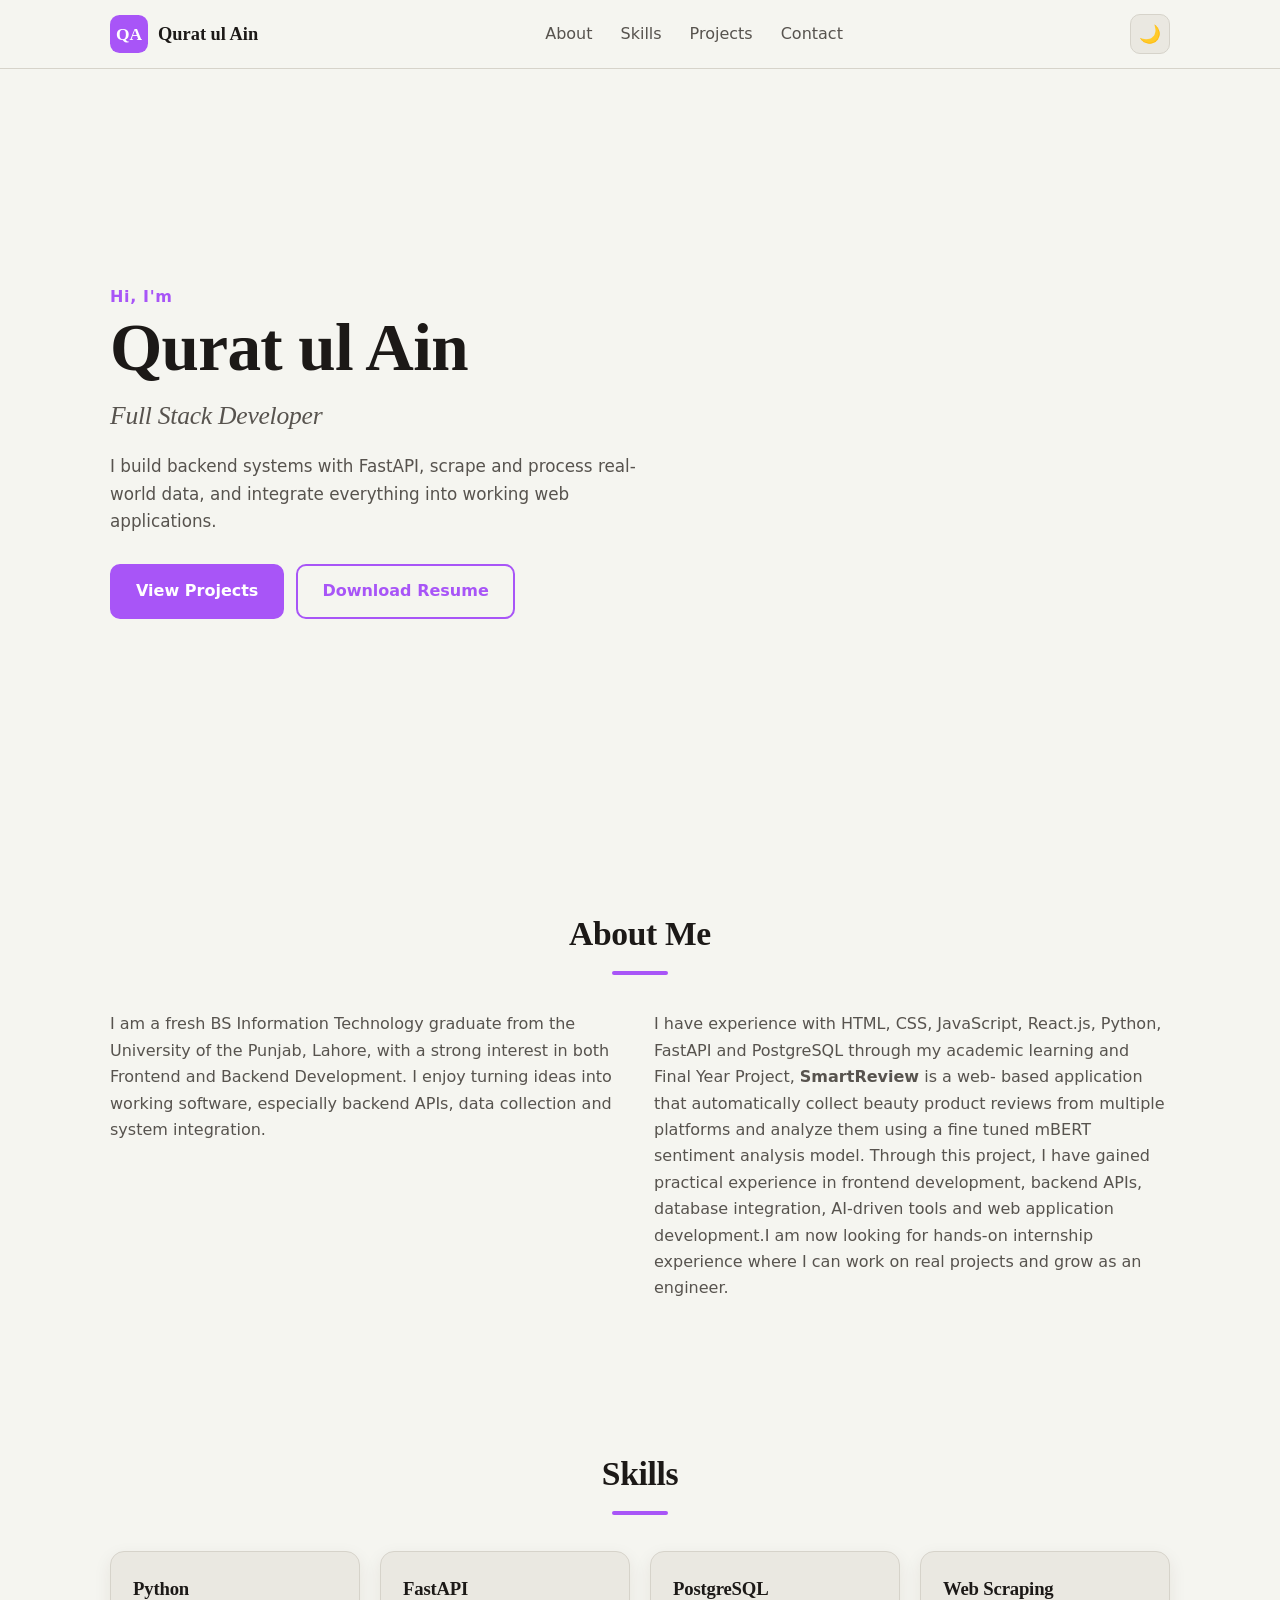
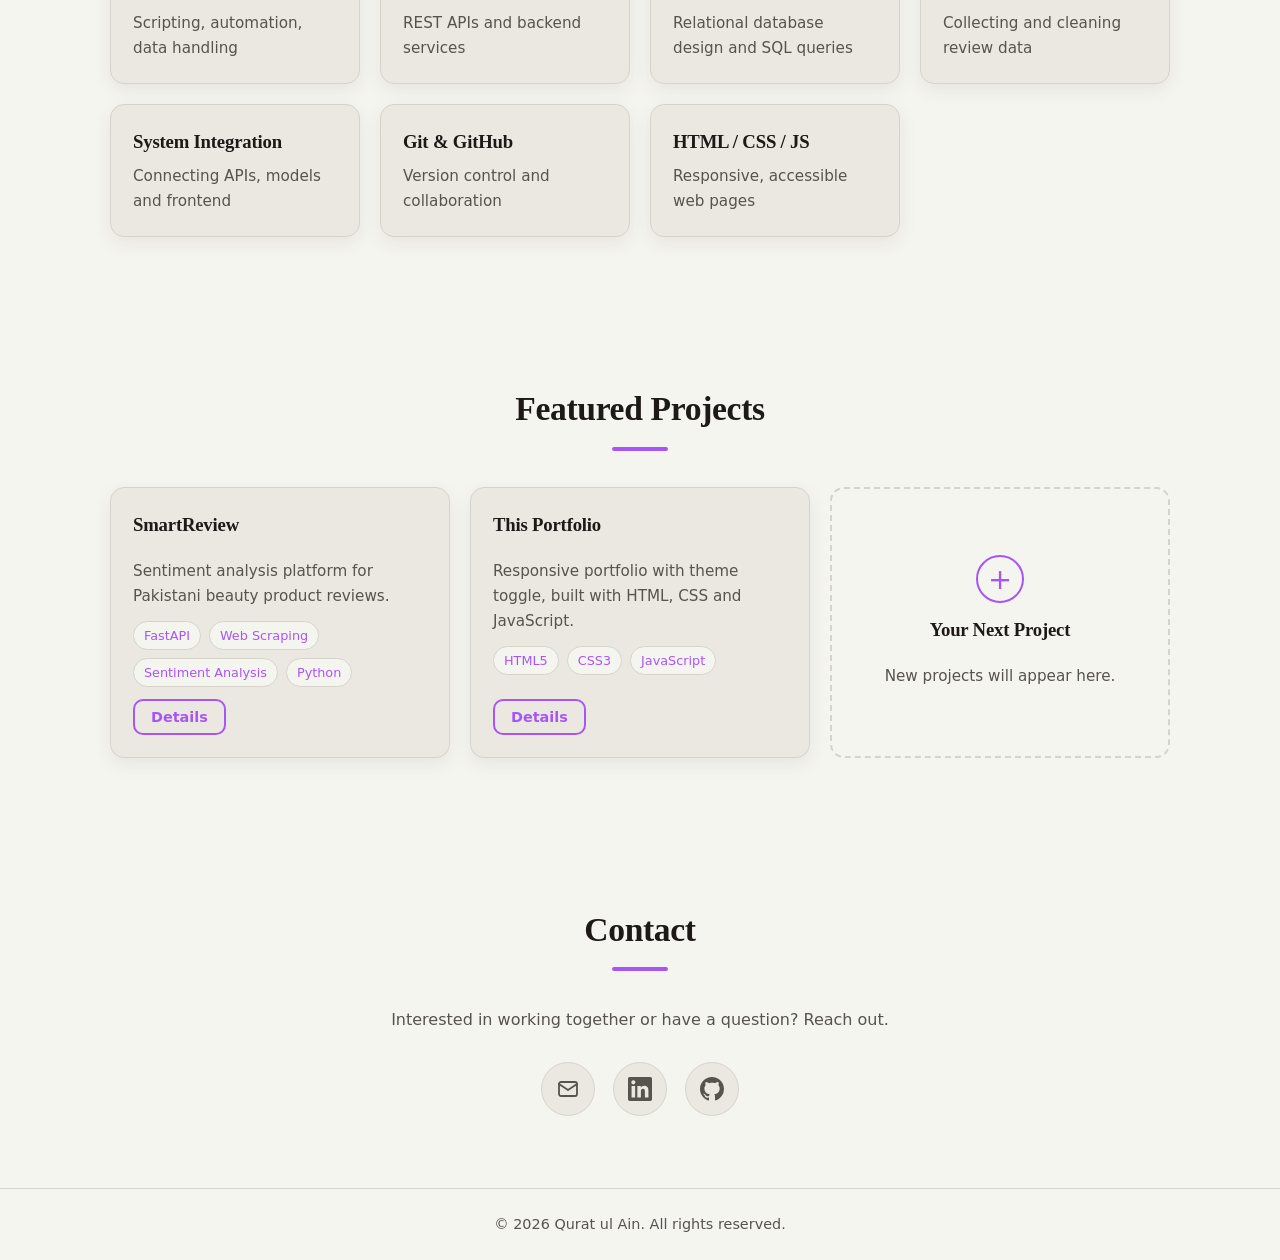
<file: index.html>
<!DOCTYPE html>
<html lang="en">
<head>
  <meta charset="UTF-8" />
  <meta name="viewport" content="width=device-width, initial-scale=1.0" />
  <meta name="description" content="Portfolio of Qurat ul Ain - full stack developer and web scraping enthusiast." />
  <title>Qurat ul Ain | Developer Portfolio</title>
  <link rel="icon" href="data:image/svg+xml,%3Csvg xmlns='http://www.w3.org/2000/svg' viewBox='0 0 64 64'%3E%3Crect width='64' height='64' rx='14' fill='%2315803D'/%3E%3Ctext x='32' y='43' font-family='Georgia,serif' font-size='30' font-weight='700' text-anchor='middle' fill='white'%3EQA%3C/text%3E%3C/svg%3E" />
  <link rel="stylesheet" href="style.css" />
</head>
<body>
  <!-- HEADER -->
  <header class="header">
    <nav class="nav container" aria-label="Main navigation">
      <a href="#home" class="logo" aria-label="Qurat ul Ain - home">
        <svg class="logo-mark" viewBox="0 0 48 48" width="38" height="38" aria-hidden="true">
          <rect width="48" height="48" rx="12"></rect>
          <text x="24" y="32" text-anchor="middle">QA</text>
        </svg>
        <span class="logo-text">Qurat ul Ain</span>
      </a>

      <ul class="nav-links" id="nav-links">
        <li><a href="#about">About</a></li>
        <li><a href="#skills">Skills</a></li>
        <li><a href="#projects">Projects</a></li>
        <li><a href="#contact">Contact</a></li>
      </ul>

      <div class="nav-actions">
        <button id="theme-toggle" class="icon-btn" aria-label="Toggle dark and light theme">🌙</button>
        <button id="menu-toggle" class="icon-btn menu-btn" aria-label="Open menu" aria-expanded="false">☰</button>
      </div>
    </nav>
  </header>

  <main>
    <!-- HERO -->
    <section id="home" class="hero container">
      <div class="hero-text">
        <p class="eyebrow">Hi, I'm</p>
        <h1>Qurat ul Ain</h1>
        <h2>Full Stack Developer</h2>
        <p class="lead">
          I build backend systems with FastAPI, scrape and process real-world data,
          and integrate everything into working web applications.
        </p>
        <div class="hero-buttons">
          <a href="#projects" class="btn btn-primary">View Projects</a>
          <a href="resume.pdf" class="btn btn-outline" download>Download Resume</a>
        </div>
      </div>
    </section>

    <!-- ABOUT -->
    <section id="about" class="section container">
      <h2 class="section-title">About Me</h2>
      <div class="about-grid">
        <p>
          I am a fresh BS Information Technology graduate from the University of the Punjab, Lahore,
          with a strong interest in both Frontend and Backend Development. I enjoy turning ideas
          into working software, especially backend APIs, data collection and system integration.
        </p>
        <p>
          I have experience with HTML, CSS, JavaScript, React.js, Python, FastAPI and PostgreSQL
          through my academic learning and Final Year Project, <strong>SmartReview</strong> is a web-
          based application that automatically collect beauty product reviews from multiple platforms
          and analyze them using a fine tuned mBERT sentiment analysis model. Through this project,
          I have gained practical experience in frontend development, backend APIs, database integration,
          AI-driven tools and web application development.I am now looking for hands-on internship
          experience where I can work on real projects and grow as an engineer.
        </p>
      </div>
    </section>

    <!-- SKILLS -->
    <section id="skills" class="section container">
      <h2 class="section-title">Skills</h2>
      <div class="skills-grid">
        <div class="card"><h3>Python</h3><p>Scripting, automation, data handling</p></div>
        <div class="card"><h3>FastAPI</h3><p>REST APIs and backend services</p></div>
        <div class="card"><h3>PostgreSQL</h3><p>Relational database design and SQL queries</p></div>
        <div class="card"><h3>Web Scraping</h3><p>Collecting and cleaning review data</p></div>
        <div class="card"><h3>System Integration</h3><p>Connecting APIs, models and frontend</p></div>
        <div class="card"><h3>Git &amp; GitHub</h3><p>Version control and collaboration</p></div>
        <div class="card"><h3>HTML / CSS / JS</h3><p>Responsive, accessible web pages</p></div>
      </div>
    </section>

    <!-- PROJECTS -->
    <!-- Project cards are generated from the `projects` list in script.js.
         To add a new project, add one more entry there; no HTML changes needed. -->
    <section id="projects" class="section container">
      <h2 class="section-title">Featured Projects</h2>
      <div class="projects-grid" id="projects-grid"></div>
    </section>

    <!-- CONTACT -->
    <section id="contact" class="section container">
      <h2 class="section-title">Contact</h2>
      <p class="center">Interested in working together or have a question? Reach out.</p>
      <ul class="social-links">
        <li>
          <a class="social-link" href="quratulainaina6@gmail.com" aria-label="Email" title="Email">
            <svg viewBox="0 0 24 24" aria-hidden="true" fill="none" stroke="currentColor" stroke-width="1.8" stroke-linecap="round" stroke-linejoin="round">
              <rect x="3" y="5" width="18" height="14" rx="2"></rect>
              <polyline points="3,7 12,13 21,7"></polyline>
            </svg>
          </a>
        </li>
        <li>
          <a class="social-link" href="https://www.linkedin.com/in/qurat-ul-ain-aina-707948293/" target="_blank" rel="noopener" aria-label="LinkedIn" title="LinkedIn">
            <svg viewBox="0 0 24 24" aria-hidden="true" fill="currentColor">
              <path d="M20.447 20.452h-3.554v-5.569c0-1.328-.027-3.037-1.852-3.037-1.853 0-2.136 1.445-2.136 2.939v5.667H9.351V9h3.414v1.561h.046c.477-.9 1.637-1.85 3.37-1.85 3.601 0 4.267 2.37 4.267 5.455v6.286zM5.337 7.433a2.062 2.062 0 01-2.063-2.065 2.064 2.064 0 112.063 2.065zm1.782 13.019H3.555V9h3.564v11.452zM22.225 0H1.771C.792 0 0 .774 0 1.729v20.542C0 23.227.792 24 1.771 24h20.451C23.2 24 24 23.227 24 22.271V1.729C24 .774 23.2 0 22.222 0h.003z"></path>
            </svg>
          </a>
        </li>
        <li>
          <a class="social-link" href="https://github.com/QuratulAin-809" target="_blank" rel="noopener" aria-label="GitHub" title="GitHub">
            <svg viewBox="0 0 16 16" aria-hidden="true" fill="currentColor">
              <path d="M8 0C3.58 0 0 3.58 0 8c0 3.54 2.29 6.53 5.47 7.59.4.07.55-.17.55-.38 0-.19-.01-.82-.01-1.49-2.01.37-2.53-.49-2.69-.94-.09-.23-.48-.94-.82-1.13-.28-.15-.68-.52-.01-.53.63-.01 1.08.58 1.23.82.72 1.21 1.87.87 2.33.66.07-.52.28-.87.51-1.07-1.78-.2-3.64-.89-3.64-3.95 0-.87.31-1.59.82-2.15-.08-.2-.36-1.02.08-2.12 0 0 .67-.21 2.2.82.64-.18 1.32-.27 2-.27.68 0 1.36.09 2 .27 1.53-1.04 2.2-.82 2.2-.82.44 1.1.16 1.92.08 2.12.51.56.82 1.27.82 2.15 0 3.07-1.87 3.75-3.65 3.95.29.25.54.73.54 1.48 0 1.07-.01 1.93-.01 2.2 0 .21.15.46.55.38A8.013 8.013 0 0016 8c0-4.42-3.58-8-8-8z"></path>
            </svg>
          </a>
        </li>
      </ul>
    </section>
  </main>

  <footer class="footer">
    <p>&copy; <span id="year"></span> Qurat ul Ain. All rights reserved.</p>
  </footer>

  <!-- PROJECT MODAL -->
  <div id="modal" class="modal" role="dialog" aria-modal="true" aria-labelledby="modal-title" hidden>
    <div class="modal-content">
      <button id="modal-close" class="icon-btn modal-close" aria-label="Close dialog">✕</button>
      <h3 id="modal-title"></h3>
      <p id="modal-desc"></p>
      <ul id="modal-tags" class="tags"></ul>
      <div id="modal-links" class="modal-links"></div>
    </div>
  </div>

  <script src="script.js"></script>
</body>
</html>
</file>
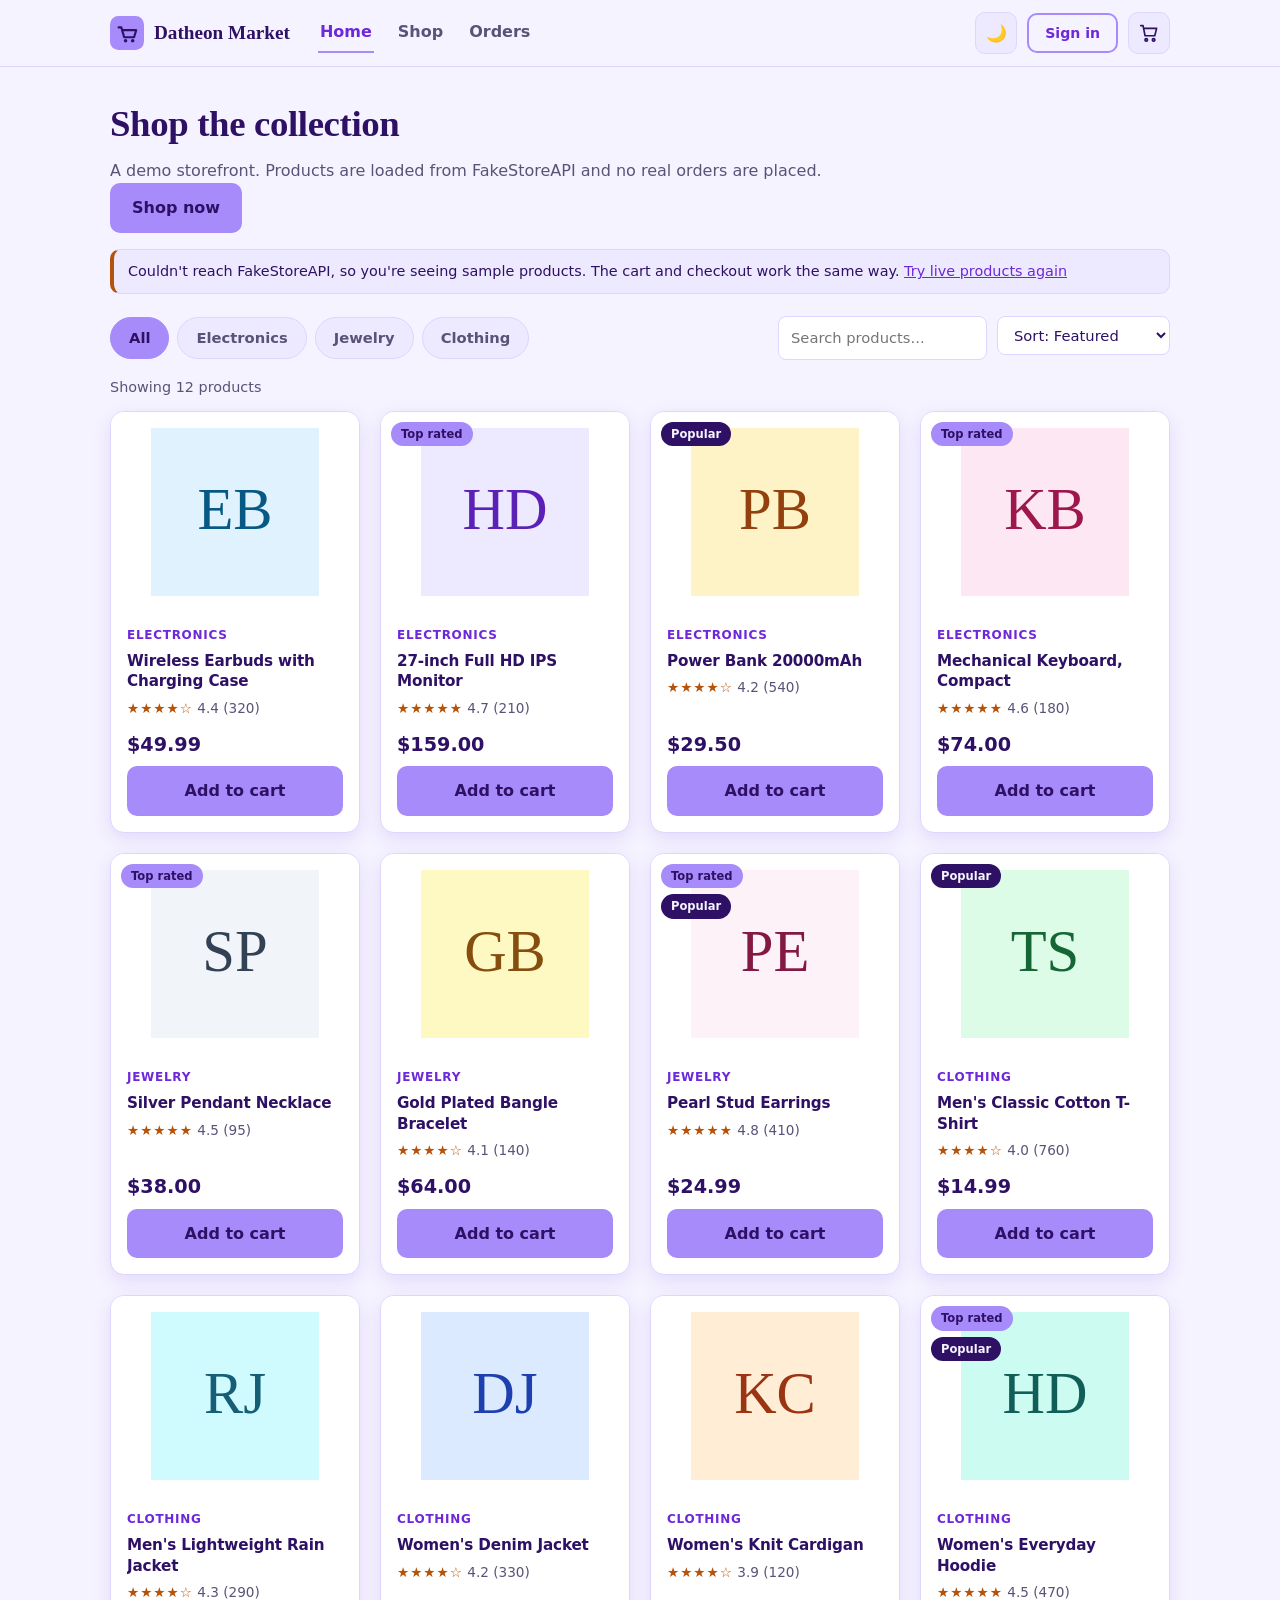
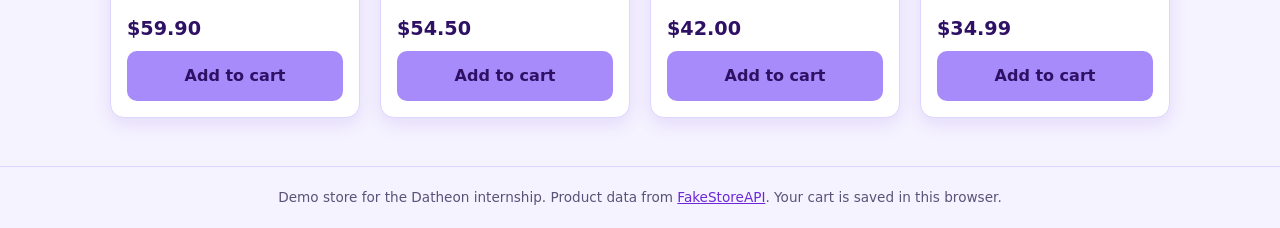
<file: E_Commerce_Store_Task4/index.html>
<!DOCTYPE html>
<html lang="en">
<head>
  <meta charset="UTF-8" />
  <meta name="viewport" content="width=device-width, initial-scale=1.0" />
  <meta name="description" content="Demo e-commerce storefront with category filtering, search, a slide-out cart and a simulated checkout. Products come from FakeStoreAPI." />
  <title>Datheon Market | Demo Store</title>
  <link rel="icon" href="data:image/svg+xml,%3Csvg xmlns='http://www.w3.org/2000/svg' viewBox='0 0 64 64'%3E%3Crect width='64' height='64' rx='14' fill='%23a78bfa'/%3E%3Cpath d='M16 22h6l5 18h20l4-13H26' fill='none' stroke='%232e1065' stroke-width='5' stroke-linecap='round' stroke-linejoin='round'/%3E%3Ccircle cx='30' cy='48' r='3.5' fill='%232e1065'/%3E%3Ccircle cx='44' cy='48' r='3.5' fill='%232e1065'/%3E%3C/svg%3E" />
  <link rel="stylesheet" href="style.css" />
</head>
<body>
  <header class="header">
    <div class="header-inner">
      <a class="brand" href="index.html" aria-label="Datheon Market home">
        <svg class="brand-mark" viewBox="0 0 48 48" width="34" height="34" aria-hidden="true">
          <rect width="48" height="48" rx="12"></rect>
          <path d="M12 16h4l4 14h14l3-10H18"></path>
          <circle cx="22" cy="35" r="2.5"></circle>
          <circle cx="32" cy="35" r="2.5"></circle>
        </svg>
        <span>Datheon Market</span>
      </a>

      <nav class="main-nav" aria-label="Main">
        <a href="#top" data-nav="home" aria-current="page">Home</a>
        <a href="#products" data-nav="shop">Shop</a>
        <a href="profile.html#orders">Orders</a>
      </nav>

      <div class="header-actions">
        <button id="theme-toggle" class="icon-btn" type="button" aria-label="Toggle dark and light theme">🌙</button>
        <span id="auth-slot"></span>
        <button id="cart-button" class="cart-btn" type="button" aria-label="Open cart" aria-haspopup="dialog" aria-controls="cart-drawer">
          <svg viewBox="0 0 24 24" width="22" height="22" aria-hidden="true" fill="none" stroke="currentColor" stroke-width="1.8" stroke-linecap="round" stroke-linejoin="round">
            <path d="M3 4h2.5l2.2 11h10.6l2-8H6.4"></path>
            <circle cx="9" cy="19.5" r="1.4"></circle>
            <circle cx="17" cy="19.5" r="1.4"></circle>
          </svg>
          <span id="cart-badge" class="badge-count" hidden>0</span>
        </button>
      </div>
    </div>
  </header>

  <main id="top" class="shop">
    <section class="intro">
      <h1>Shop the collection</h1>
      <p>A demo storefront. Products are loaded from FakeStoreAPI and no real orders are placed.</p>
      <a class="btn btn-primary intro-btn" href="#products">Shop now</a>
    </section>

    <div id="notice" class="notice" role="status" hidden></div>

    <section id="products" class="toolbar" aria-label="Filter and search products">
      <div class="filters" id="category-filters" role="group" aria-label="Filter by category">
        <button class="chip active" type="button" data-category="all" aria-pressed="true">All</button>
        <button class="chip" type="button" data-category="Electronics" aria-pressed="false">Electronics</button>
        <button class="chip" type="button" data-category="Jewelry" aria-pressed="false">Jewelry</button>
        <button class="chip" type="button" data-category="Clothing" aria-pressed="false">Clothing</button>
      </div>
      <div class="toolbar-right">
        <label class="field">
          <span class="sr-only">Search products</span>
          <input id="search-input" type="search" placeholder="Search products..." autocomplete="off" />
        </label>
        <label class="field">
          <span class="sr-only">Sort products</span>
          <select id="sort-select">
            <option value="featured">Sort: Featured</option>
            <option value="price-asc">Price: low to high</option>
            <option value="price-desc">Price: high to low</option>
            <option value="rating">Top rated</option>
          </select>
        </label>
      </div>
    </section>

    <p id="result-count" class="result-count" aria-live="polite"></p>

    <section aria-label="Products">
      <div id="product-grid" class="product-grid"></div>
      <div id="status" class="status" hidden></div>
    </section>
  </main>

  <footer class="footer">
    <p>Demo store for the Datheon internship. Product data from <a href="https://fakestoreapi.com/products" target="_blank" rel="noopener">FakeStoreAPI</a>. Your cart is saved in this browser.</p>
  </footer>

  <!-- CART DRAWER -->
  <div id="overlay" class="overlay" hidden></div>
  <aside id="cart-drawer" class="drawer" role="dialog" aria-modal="true" aria-labelledby="cart-title" aria-hidden="true">
    <div class="drawer-head">
      <h2 id="cart-title">Your cart</h2>
      <button id="cart-close" class="icon-btn" type="button" aria-label="Close cart">✕</button>
    </div>

    <div class="drawer-body">
      <p id="cart-empty" class="cart-empty">Your cart is empty. Add something you like.</p>
      <ul id="cart-items" class="cart-items"></ul>
    </div>

    <div class="drawer-foot" id="cart-foot">
      <p id="shipping-note" class="shipping-note"></p>
      <dl class="totals">
        <div><dt>Subtotal</dt><dd id="sum-subtotal">$0.00</dd></div>
        <div><dt>Shipping</dt><dd id="sum-shipping">$0.00</dd></div>
        <div><dt>Tax (8%)</dt><dd id="sum-tax">$0.00</dd></div>
        <div class="grand"><dt>Total</dt><dd id="sum-total">$0.00</dd></div>
      </dl>
      <button id="checkout-btn" class="btn btn-primary btn-block" type="button">Checkout</button>
      <button id="clear-cart" class="link-btn" type="button">Clear cart</button>
    </div>
  </aside>

  <!-- CHECKOUT MODAL -->
  <div id="checkout-modal" class="modal" role="dialog" aria-modal="true" aria-labelledby="checkout-title" hidden>
    <div class="modal-content">
      <button id="checkout-close" class="icon-btn modal-close" type="button" aria-label="Close checkout">✕</button>

      <div id="checkout-step">
        <h2 id="checkout-title">Checkout</h2>
        <p class="modal-note">This is a simulation. No payment details are collected and no order is placed.</p>
        <p id="guest-note" class="modal-note" hidden>Checking out as a guest. <a href="account.html?next=index.html">Sign in</a> to save your orders.</p>
        <form id="checkout-form" class="form" novalidate>
          <label>Full name
            <input type="text" name="name" required maxlength="80" autocomplete="name" />
          </label>
          <label>Email
            <input type="email" name="email" required maxlength="120" autocomplete="email" />
          </label>
          <label>Delivery address
            <textarea name="address" rows="3" required maxlength="200" autocomplete="street-address"></textarea>
          </label>
          <p id="form-error" class="form-error" role="alert" hidden></p>
          <div class="order-total"><span>Order total</span><strong id="checkout-total">$0.00</strong></div>
          <button type="submit" class="btn btn-primary btn-block">Place order</button>
        </form>
      </div>

      <div id="confirm-step" hidden>
        <div class="confirm-icon" aria-hidden="true">✓</div>
        <h2 id="confirm-title" tabindex="-1">Order confirmed</h2>
        <p id="confirm-text" class="modal-note"></p>
        <ul id="confirm-items" class="confirm-items"></ul>
        <div class="order-total"><span>Total</span><strong id="confirm-total">$0.00</strong></div>
        <a id="confirm-orders" class="btn btn-block link-block" href="profile.html#orders" hidden>View my orders</a>
        <button id="confirm-done" class="btn btn-primary btn-block" type="button">Continue shopping</button>
      </div>
    </div>
  </div>

  <div id="toast" class="toast" role="status" aria-live="polite"></div>

  <script src="common.js"></script>
  <script src="fallback-products.js"></script>
  <script src="script.js"></script>
</body>
</html>
</file>
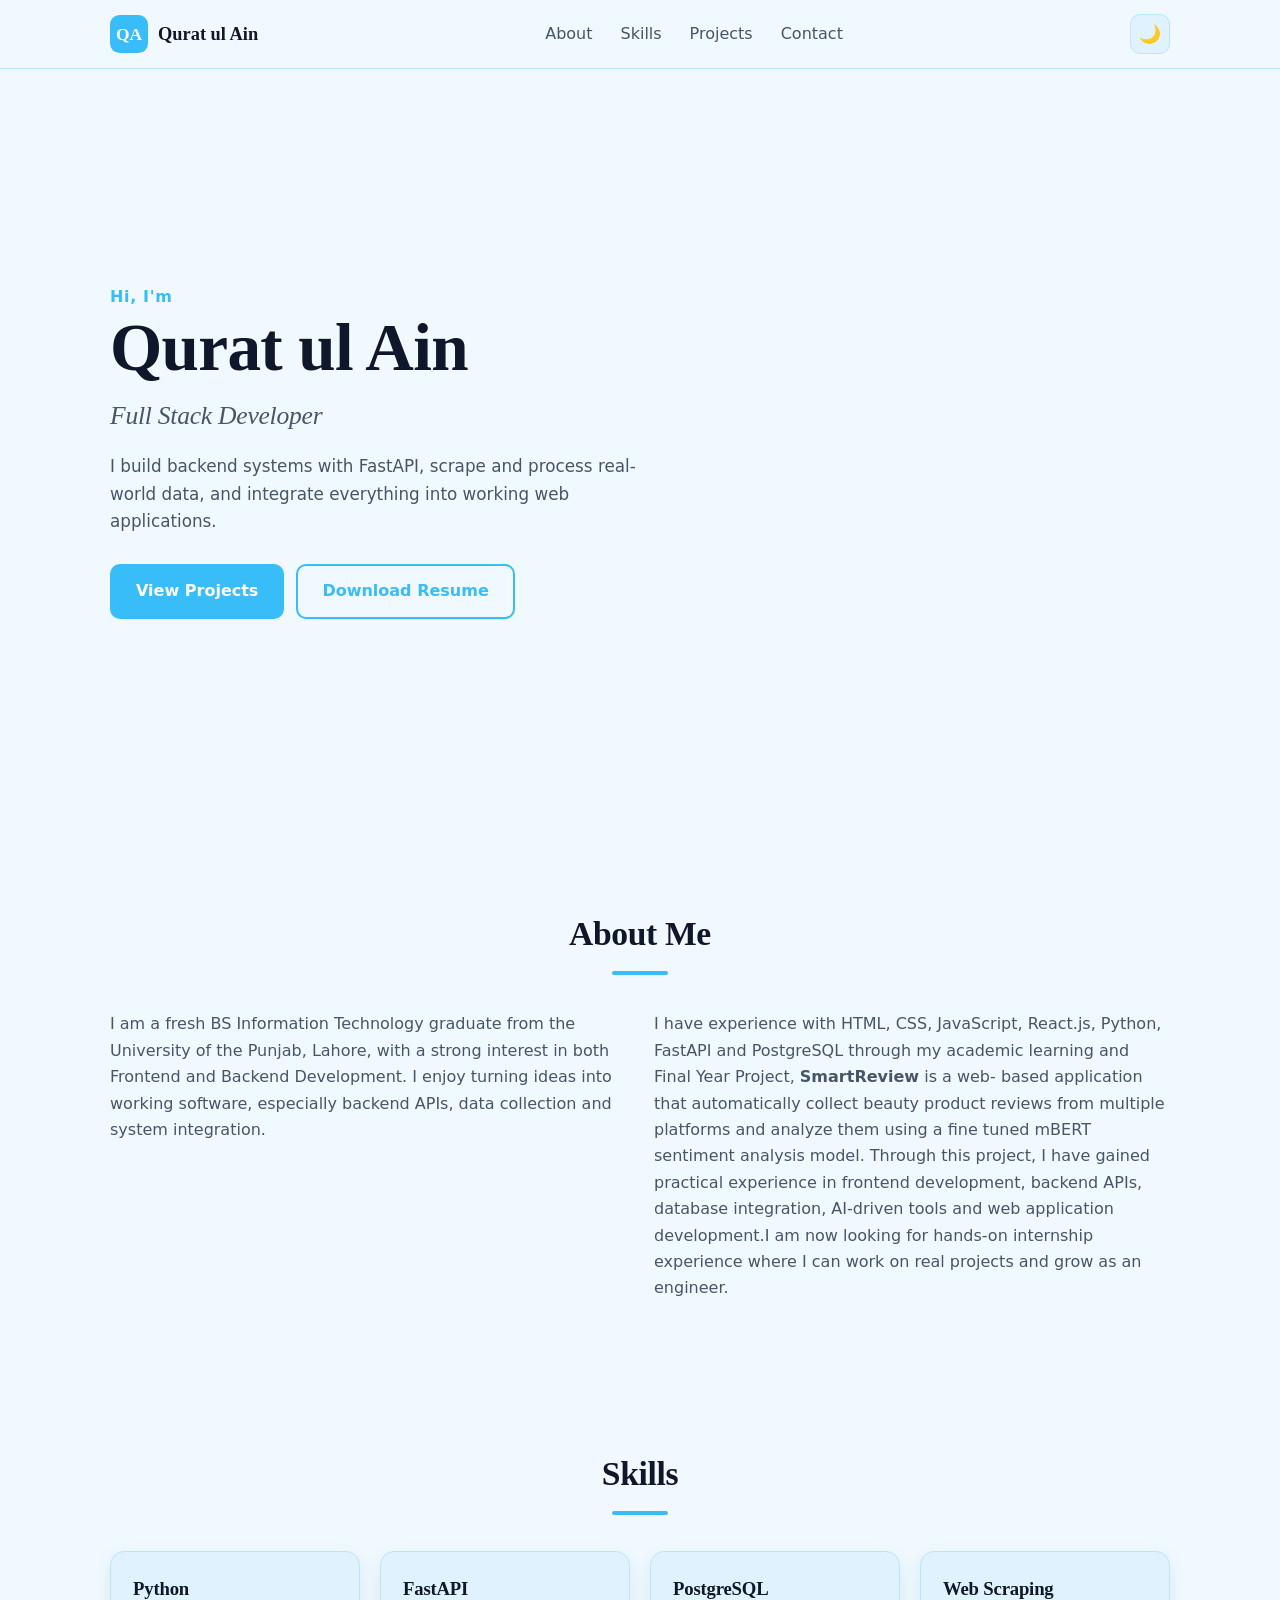
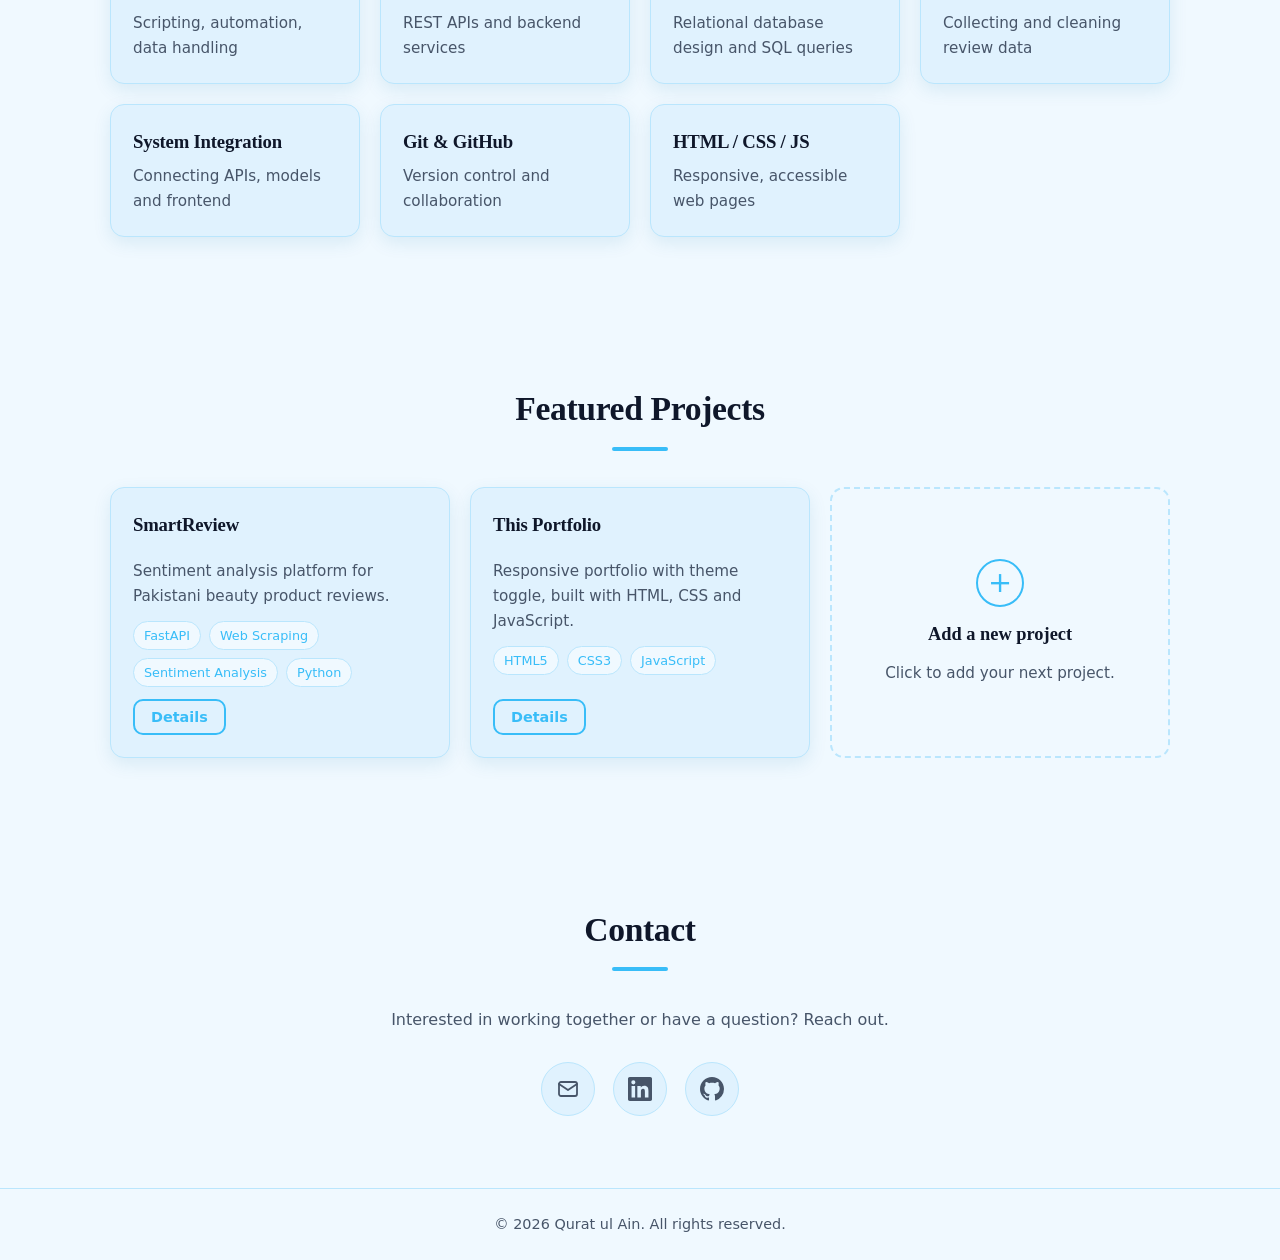
<file: Portfolio_Task1/index.html>
<!DOCTYPE html>
<html lang="en">
<head>
  <meta charset="UTF-8" />
  <meta name="viewport" content="width=device-width, initial-scale=1.0" />
  <meta name="description" content="Portfolio of Qurat ul Ain - BS IT graduate, full stack developer and web scraping enthusiast." />
  <title>Qurat ul Ain | Developer Portfolio</title>
  <link rel="icon" href="data:image/svg+xml,%3Csvg xmlns='http://www.w3.org/2000/svg' viewBox='0 0 64 64'%3E%3Crect width='64' height='64' rx='14' fill='%2315803D'/%3E%3Ctext x='32' y='43' font-family='Georgia,serif' font-size='30' font-weight='700' text-anchor='middle' fill='white'%3EQA%3C/text%3E%3C/svg%3E" />
  <link rel="stylesheet" href="style.css" />
</head>
<body>
  <!-- HEADER -->
  <header class="header">
    <nav class="nav container" aria-label="Main navigation">
      <a href="#home" class="logo" aria-label="Qurat ul Ain - home">
        <svg class="logo-mark" viewBox="0 0 48 48" width="38" height="38" aria-hidden="true">
          <rect width="48" height="48" rx="12"></rect>
          <text x="24" y="32" text-anchor="middle">QA</text>
        </svg>
        <span class="logo-text">Qurat ul Ain</span>
      </a>

      <ul class="nav-links" id="nav-links">
        <li><a href="#about">About</a></li>
        <li><a href="#skills">Skills</a></li>
        <li><a href="#projects">Projects</a></li>
        <li><a href="#contact">Contact</a></li>
      </ul>

      <div class="nav-actions">
        <button id="theme-toggle" class="icon-btn" aria-label="Toggle dark and light theme">🌙</button>
        <button id="menu-toggle" class="icon-btn menu-btn" aria-label="Open menu" aria-expanded="false">☰</button>
      </div>
    </nav>
  </header>

  <main>
    <!-- HERO -->
    <section id="home" class="hero container">
      <div class="hero-text">
        <p class="eyebrow">Hi, I'm</p>
        <h1>Qurat ul Ain</h1>
        <h2>Full Stack Developer</h2>
        <p class="lead">
          I build backend systems with FastAPI, scrape and process real-world data,
          and integrate everything into working web applications.
        </p>
        <div class="hero-buttons">
          <a href="#projects" class="btn btn-primary">View Projects</a>
          <a href="resume.pdf" class="btn btn-outline" download>Download Resume</a>
        </div>
      </div>
    </section>

    <!-- ABOUT -->
    <section id="about" class="section container">
      <h2 class="section-title">About Me</h2>
      <div class="about-grid">
        <p>
          I am a fresh BS Information Technology graduate from the University of the Punjab, Lahore,
          with a strong interest in both Frontend and Backend Development. I enjoy turning ideas
          into working software, especially backend APIs, data collection and system integration.
        </p>
        <p>
          I have experience with HTML, CSS, JavaScript, React.js, Python, FastAPI and PostgreSQL
          through my academic learning and Final Year Project, <strong>SmartReview</strong> is a web-
          based application that automatically collect beauty product reviews from multiple platforms
          and analyze them using a fine tuned mBERT sentiment analysis model. Through this project,
          I have gained practical experience in frontend development, backend APIs, database integration,
          AI-driven tools and web application development.I am now looking for hands-on internship
          experience where I can work on real projects and grow as an engineer.
        </p>
      </div>
    </section>

    <!-- SKILLS -->
    <section id="skills" class="section container">
      <h2 class="section-title">Skills</h2>
      <div class="skills-grid">
        <div class="card"><h3>Python</h3><p>Scripting, automation, data handling</p></div>
        <div class="card"><h3>FastAPI</h3><p>REST APIs and backend services</p></div>
        <div class="card"><h3>PostgreSQL</h3><p>Relational database design and SQL queries</p></div>
        <div class="card"><h3>Web Scraping</h3><p>Collecting and cleaning review data</p></div>
        <div class="card"><h3>System Integration</h3><p>Connecting APIs, models and frontend</p></div>
        <div class="card"><h3>Git &amp; GitHub</h3><p>Version control and collaboration</p></div>
        <div class="card"><h3>HTML / CSS / JS</h3><p>Responsive, accessible web pages</p></div>
      </div>
    </section>

    <!-- PROJECTS -->
    <section id="projects" class="section container">
      <h2 class="section-title">Featured Projects</h2>
      <div class="projects-grid" id="projects-grid"></div>
    </section>

    <!-- CONTACT -->
    <section id="contact" class="section container">
      <h2 class="section-title">Contact</h2>
      <p class="center">Interested in working together or have a question? Reach out.</p>
      <ul class="social-links">
        <li>
          <a class="social-link" href="quratulainaina6@gmail.com" aria-label="Email" title="Email">
            <svg viewBox="0 0 24 24" aria-hidden="true" fill="none" stroke="currentColor" stroke-width="1.8" stroke-linecap="round" stroke-linejoin="round">
              <rect x="3" y="5" width="18" height="14" rx="2"></rect>
              <polyline points="3,7 12,13 21,7"></polyline>
            </svg>
          </a>
        </li>
        <li>
          <a class="social-link" href="https://www.linkedin.com/in/qurat-ul-ain-aina-707948293/" target="_blank" rel="noopener" aria-label="LinkedIn" title="LinkedIn">
            <svg viewBox="0 0 24 24" aria-hidden="true" fill="currentColor">
              <path d="M20.447 20.452h-3.554v-5.569c0-1.328-.027-3.037-1.852-3.037-1.853 0-2.136 1.445-2.136 2.939v5.667H9.351V9h3.414v1.561h.046c.477-.9 1.637-1.85 3.37-1.85 3.601 0 4.267 2.37 4.267 5.455v6.286zM5.337 7.433a2.062 2.062 0 01-2.063-2.065 2.064 2.064 0 112.063 2.065zm1.782 13.019H3.555V9h3.564v11.452zM22.225 0H1.771C.792 0 0 .774 0 1.729v20.542C0 23.227.792 24 1.771 24h20.451C23.2 24 24 23.227 24 22.271V1.729C24 .774 23.2 0 22.222 0h.003z"></path>
            </svg>
          </a>
        </li>
        <li>
          <a class="social-link" href="https://github.com/QuratulAin-809" target="_blank" rel="noopener" aria-label="GitHub" title="GitHub">
            <svg viewBox="0 0 16 16" aria-hidden="true" fill="currentColor">
              <path d="M8 0C3.58 0 0 3.58 0 8c0 3.54 2.29 6.53 5.47 7.59.4.07.55-.17.55-.38 0-.19-.01-.82-.01-1.49-2.01.37-2.53-.49-2.69-.94-.09-.23-.48-.94-.82-1.13-.28-.15-.68-.52-.01-.53.63-.01 1.08.58 1.23.82.72 1.21 1.87.87 2.33.66.07-.52.28-.87.51-1.07-1.78-.2-3.64-.89-3.64-3.95 0-.87.31-1.59.82-2.15-.08-.2-.36-1.02.08-2.12 0 0 .67-.21 2.2.82.64-.18 1.32-.27 2-.27.68 0 1.36.09 2 .27 1.53-1.04 2.2-.82 2.2-.82.44 1.1.16 1.92.08 2.12.51.56.82 1.27.82 2.15 0 3.07-1.87 3.75-3.65 3.95.29.25.54.73.54 1.48 0 1.07-.01 1.93-.01 2.2 0 .21.15.46.55.38A8.013 8.013 0 0016 8c0-4.42-3.58-8-8-8z"></path>
            </svg>
          </a>
        </li>
      </ul>
    </section>
  </main>

  <footer class="footer">
    <p>&copy; <span id="year"></span> Qurat ul Ain. All rights reserved.</p>
  </footer>

  <!-- PROJECT MODAL -->
  <div id="modal" class="modal" role="dialog" aria-modal="true" aria-labelledby="modal-title" hidden>
    <div class="modal-content">
      <button id="modal-close" class="icon-btn modal-close" aria-label="Close dialog">✕</button>
      <h3 id="modal-title"></h3>
      <p id="modal-desc"></p>
      <ul id="modal-tags" class="tags"></ul>
      <div id="modal-links" class="modal-links"></div>
    </div>
  </div>

  <!-- ADD PROJECT MODAL -->
  <div id="add-modal" class="modal" role="dialog" aria-modal="true" aria-labelledby="add-title" hidden>
    <div class="modal-content">
      <button id="add-close" class="icon-btn modal-close" aria-label="Close dialog">✕</button>
      <h3 id="add-title">Add a new project</h3>
      <form id="add-form" class="form">
        <label>Title
          <input type="text" name="title" required maxlength="60" />
        </label>
        <label>Short summary
          <input type="text" name="summary" required maxlength="120" />
        </label>
        <label>Description
          <textarea name="desc" rows="3" required maxlength="500"></textarea>
        </label>
        <label>Tags (comma separated)
          <input type="text" name="tags" placeholder="Python, PostgreSQL" />
        </label>
        <label>Link (optional)
          <input type="url" name="url" placeholder="https://github.com/your-username/your-repo" />
        </label>
        <p class="form-note">
          Projects added here are saved in your browser only.
        </p>
        <button type="submit" class="btn btn-primary">Add project</button>
      </form>
    </div>
  </div>

  <script src="script.js"></script>
</body>
</html>
</file>
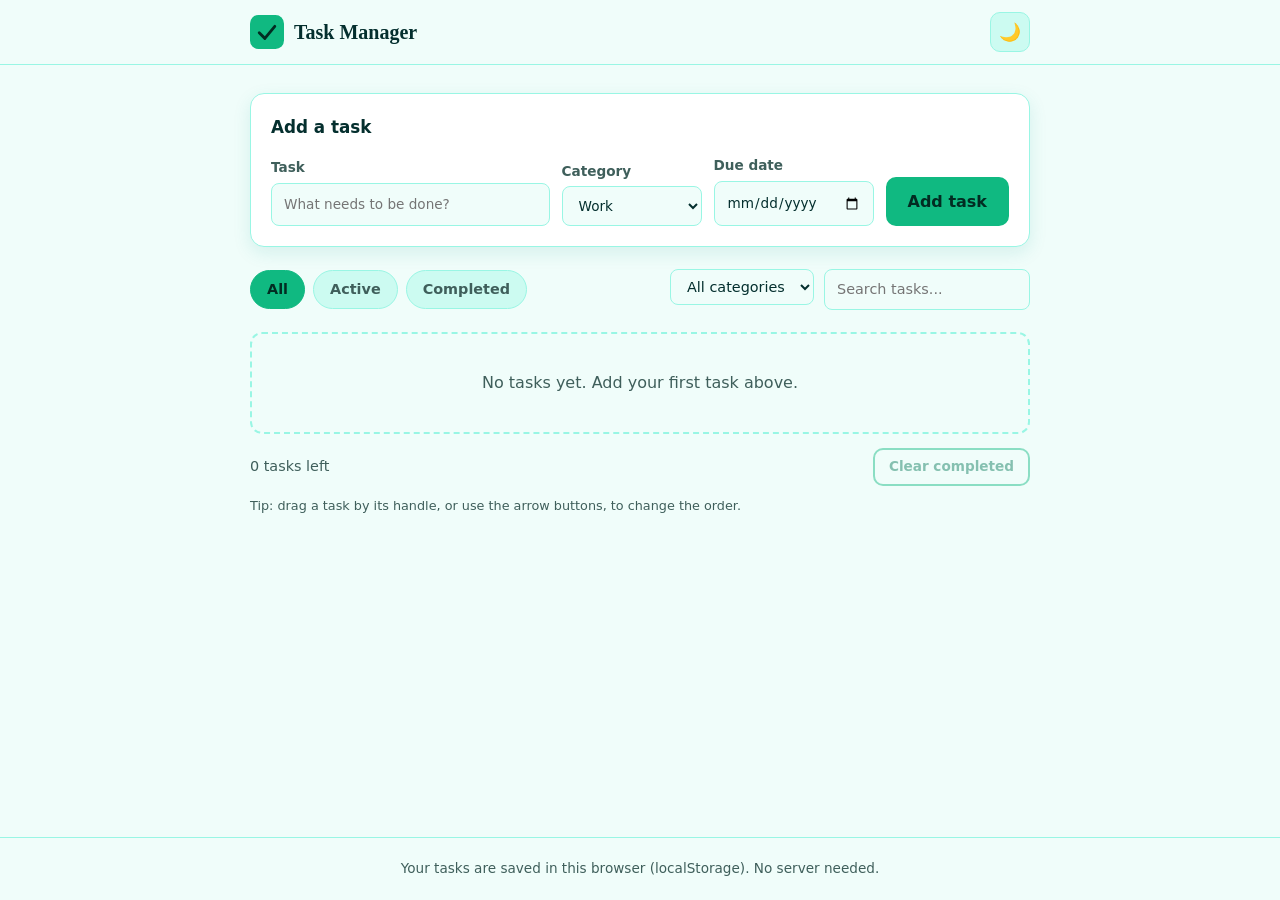
<file: Task_Manager_Task2/index.html>
<!DOCTYPE html>
<html lang="en">
<head>
  <meta charset="UTF-8" />
  <meta name="viewport" content="width=device-width, initial-scale=1.0" />
  <meta name="description" content="Dynamic Task Manager: create, edit, categorize, filter and reorder tasks. Saved in your browser with localStorage." />
  <title>Task Manager</title>
  <link rel="icon" href="data:image/svg+xml,%3Csvg xmlns='http://www.w3.org/2000/svg' viewBox='0 0 64 64'%3E%3Crect width='64' height='64' rx='14' fill='%2310b981'/%3E%3Cpath d='M18 34l10 10 18-22' fill='none' stroke='white' stroke-width='7' stroke-linecap='round' stroke-linejoin='round'/%3E%3C/svg%3E" />
  <link rel="stylesheet" href="style.css" />
</head>
<body>
  <header class="header">
    <div class="header-inner">
      <h1 class="brand">
        <svg class="brand-mark" viewBox="0 0 48 48" width="34" height="34" aria-hidden="true">
          <rect width="48" height="48" rx="12"></rect>
          <path d="M13 25l8 8 14-17"></path>
        </svg>
        Task Manager
      </h1>
      <button id="theme-toggle" class="icon-btn" type="button" aria-label="Toggle dark and light theme">🌙</button>
    </div>
  </header>

  <main class="app">
    <!-- ADD TASK -->
    <section class="panel" aria-labelledby="add-heading">
      <h2 id="add-heading" class="panel-title">Add a task</h2>
      <form id="task-form" class="task-form" autocomplete="off">
        <label class="field field-grow">
          <span>Task</span>
          <input id="task-input" type="text" maxlength="120" placeholder="What needs to be done?" required />
        </label>
        <label class="field">
          <span>Category</span>
          <select id="category-input">
            <option value="Work">Work</option>
            <option value="Personal">Personal</option>
            <option value="Study">Study</option>
          </select>
        </label>
        <label class="field">
          <span>Due date</span>
          <input id="due-input" type="date" />
        </label>
        <button class="btn btn-primary" type="submit">Add task</button>
      </form>
    </section>

    <!-- TOOLBAR -->
    <section class="toolbar" aria-label="Filter and search tasks">
      <div class="filters" role="group" aria-label="Filter by status">
        <button class="chip active" type="button" data-filter="all" aria-pressed="true">All</button>
        <button class="chip" type="button" data-filter="active" aria-pressed="false">Active</button>
        <button class="chip" type="button" data-filter="completed" aria-pressed="false">Completed</button>
      </div>
      <div class="toolbar-right">
        <label class="field field-inline">
          <span class="sr-only">Filter by category</span>
          <select id="category-filter">
            <option value="all">All categories</option>
            <option value="Work">Work</option>
            <option value="Personal">Personal</option>
            <option value="Study">Study</option>
          </select>
        </label>
        <label class="field field-inline">
          <span class="sr-only">Search tasks</span>
          <input id="search-input" type="search" placeholder="Search tasks..." />
        </label>
      </div>
    </section>

    <!-- LIST -->
    <section aria-labelledby="list-heading">
      <h2 id="list-heading" class="sr-only">Your tasks</h2>
      <ul id="task-list" class="task-list"></ul>
      <p id="empty-state" class="empty" hidden></p>
      <div class="list-footer">
        <span id="task-count" aria-live="polite"></span>
        <button id="clear-completed" class="btn btn-small" type="button">Clear completed</button>
      </div>
      <p class="hint">Tip: drag a task by its handle, or use the arrow buttons, to change the order.</p>
    </section>
  </main>

  <footer class="footer">
    <p>Your tasks are saved in this browser (localStorage). No server needed.</p>
  </footer>

  <script src="script.js"></script>
</body>
</html>
</file>
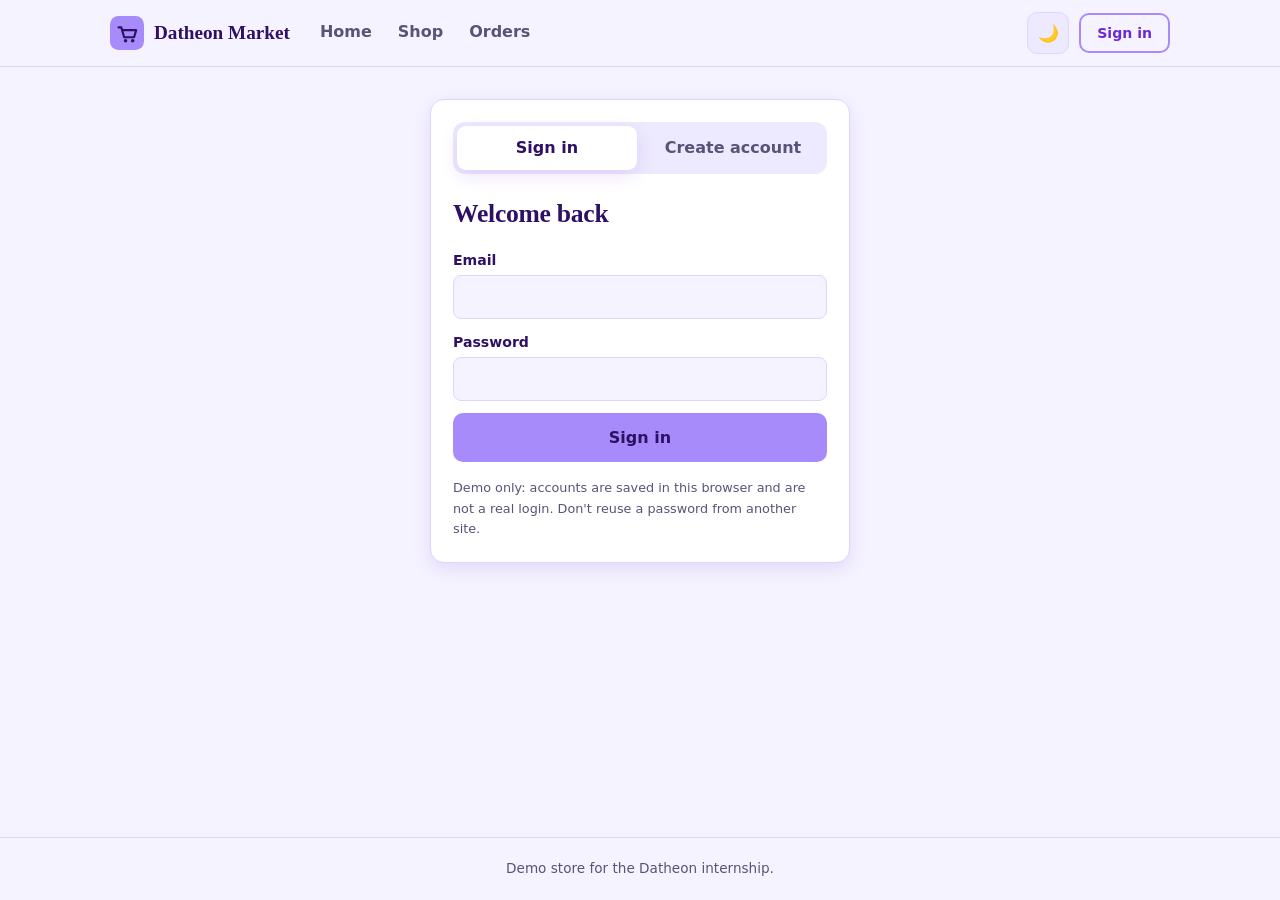
<file: E_Commerce_Store_Task4/account.html>
<!DOCTYPE html>
<html lang="en">
<head>
  <meta charset="UTF-8" />
  <meta name="viewport" content="width=device-width, initial-scale=1.0" />
  <title>Sign in | Datheon Market</title>
  <link rel="icon" href="data:image/svg+xml,%3Csvg xmlns='http://www.w3.org/2000/svg' viewBox='0 0 64 64'%3E%3Crect width='64' height='64' rx='14' fill='%23a78bfa'/%3E%3Cpath d='M16 22h6l5 18h20l4-13H26' fill='none' stroke='%232e1065' stroke-width='5' stroke-linecap='round' stroke-linejoin='round'/%3E%3Ccircle cx='30' cy='48' r='3.5' fill='%232e1065'/%3E%3Ccircle cx='44' cy='48' r='3.5' fill='%232e1065'/%3E%3C/svg%3E" />
  <link rel="stylesheet" href="style.css" />
</head>
<body>
  <header class="header">
    <div class="header-inner">
      <a class="brand" href="index.html" aria-label="Datheon Market home">
        <svg class="brand-mark" viewBox="0 0 48 48" width="34" height="34" aria-hidden="true">
          <rect width="48" height="48" rx="12"></rect>
          <path d="M12 16h4l4 14h14l3-10H18"></path>
          <circle cx="22" cy="35" r="2.5"></circle>
          <circle cx="32" cy="35" r="2.5"></circle>
        </svg>
        <span>Datheon Market</span>
      </a>
      <nav class="main-nav" aria-label="Main">
        <a href="index.html">Home</a>
        <a href="index.html#products">Shop</a>
        <a href="profile.html#orders">Orders</a>
      </nav>
      <div class="header-actions">
        <button id="theme-toggle" class="icon-btn" type="button" aria-label="Toggle dark and light theme">🌙</button>
        <span id="auth-slot"></span>
      </div>
    </div>
  </header>

  <main class="page">
    <div class="panel">
      <div class="tabs" role="tablist" aria-label="Account">
        <button id="tab-signin" class="tab active" type="button" role="tab" aria-selected="true" aria-controls="panel-signin">Sign in</button>
        <button id="tab-signup" class="tab" type="button" role="tab" aria-selected="false" aria-controls="panel-signup" tabindex="-1">Create account</button>
      </div>

      <div id="panel-signin" role="tabpanel" aria-labelledby="tab-signin">
        <h1 class="page-title">Welcome back</h1>
        <form id="signin-form" class="form" novalidate>
          <label>Email
            <input type="email" name="email" required maxlength="120" autocomplete="email" />
          </label>
          <label>Password
            <input type="password" name="password" required maxlength="100" autocomplete="current-password" />
          </label>
          <p id="signin-error" class="form-error" role="alert" hidden></p>
          <button type="submit" class="btn btn-primary btn-block">Sign in</button>
        </form>
      </div>

      <div id="panel-signup" role="tabpanel" aria-labelledby="tab-signup" hidden>
        <h1 class="page-title">Create your account</h1>
        <form id="signup-form" class="form" novalidate>
          <label>Full name
            <input type="text" name="name" required maxlength="80" autocomplete="name" />
          </label>
          <label>Email
            <input type="email" name="email" required maxlength="120" autocomplete="email" />
          </label>
          <label>Password (at least 8 characters)
            <input type="password" name="password" required minlength="8" maxlength="100" autocomplete="new-password" />
          </label>
          <p id="signup-error" class="form-error" role="alert" hidden></p>
          <button type="submit" class="btn btn-primary btn-block">Create account</button>
        </form>
      </div>

      <p class="demo-note">Demo only: accounts are saved in this browser and are not a real login. Don't reuse a password from another site.</p>
    </div>
  </main>

  <footer class="footer">
    <p>Demo store for the Datheon internship.</p>
  </footer>

  <script src="common.js"></script>
  <script src="account.js"></script>
</body>
</html>
</file>
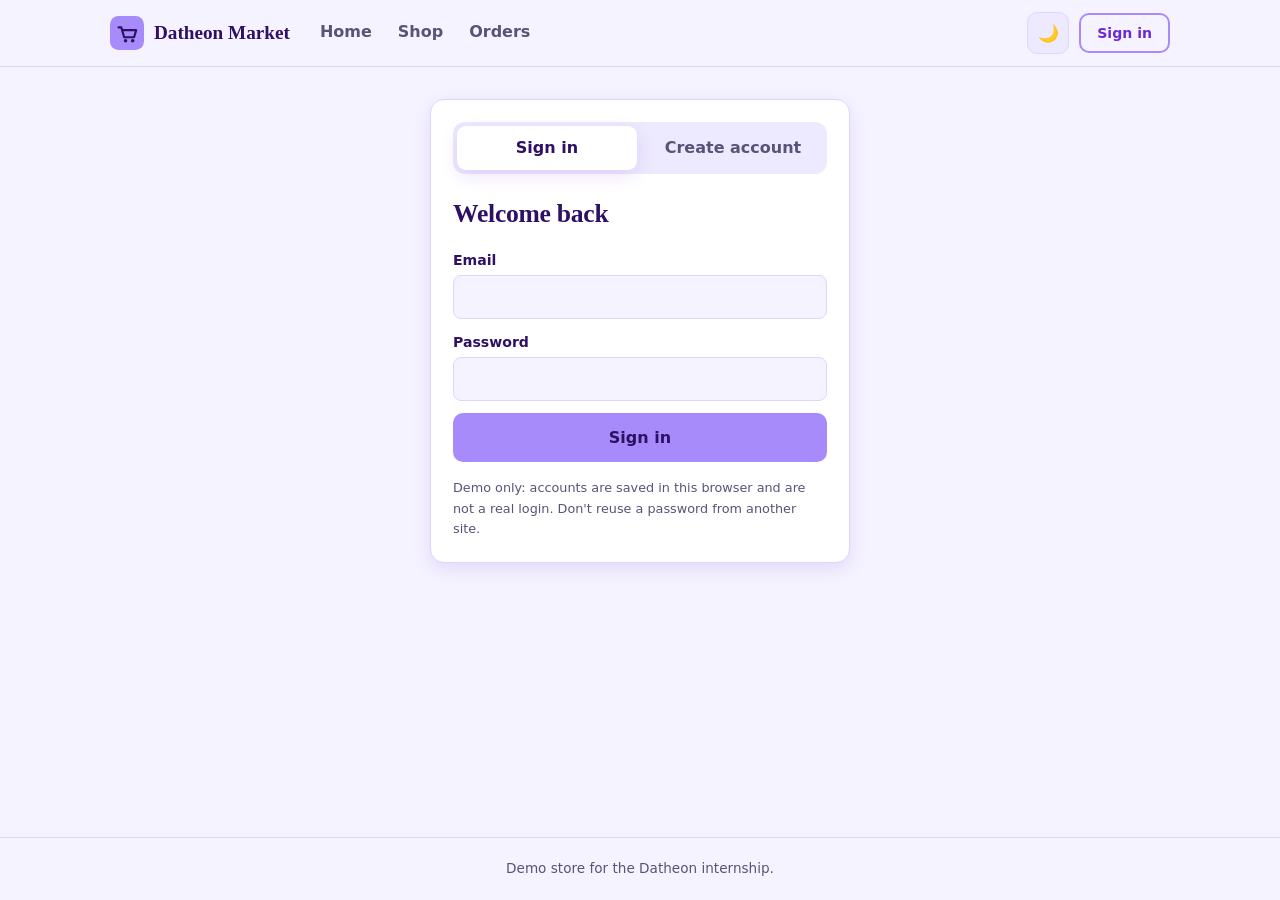
<file: E_Commerce_Store_Task4/profile.html>
<!DOCTYPE html>
<html lang="en">
<head>
  <meta charset="UTF-8" />
  <meta name="viewport" content="width=device-width, initial-scale=1.0" />
  <title>Your profile | Datheon Market</title>
  <link rel="icon" href="data:image/svg+xml,%3Csvg xmlns='http://www.w3.org/2000/svg' viewBox='0 0 64 64'%3E%3Crect width='64' height='64' rx='14' fill='%23a78bfa'/%3E%3Cpath d='M16 22h6l5 18h20l4-13H26' fill='none' stroke='%232e1065' stroke-width='5' stroke-linecap='round' stroke-linejoin='round'/%3E%3Ccircle cx='30' cy='48' r='3.5' fill='%232e1065'/%3E%3Ccircle cx='44' cy='48' r='3.5' fill='%232e1065'/%3E%3C/svg%3E" />
  <link rel="stylesheet" href="style.css" />
</head>
<body>
  <header class="header">
    <div class="header-inner">
      <a class="brand" href="index.html" aria-label="Datheon Market home">
        <svg class="brand-mark" viewBox="0 0 48 48" width="34" height="34" aria-hidden="true">
          <rect width="48" height="48" rx="12"></rect>
          <path d="M12 16h4l4 14h14l3-10H18"></path>
          <circle cx="22" cy="35" r="2.5"></circle>
          <circle cx="32" cy="35" r="2.5"></circle>
        </svg>
        <span>Datheon Market</span>
      </a>
      <nav class="main-nav" aria-label="Main">
        <a href="index.html">Home</a>
        <a href="index.html#products">Shop</a>
        <a href="profile.html#orders" aria-current="page">Orders</a>
      </nav>
      <div class="header-actions">
        <button id="theme-toggle" class="icon-btn" type="button" aria-label="Toggle dark and light theme">🌙</button>
        <span id="auth-slot"></span>
      </div>
    </div>
  </header>

  <main class="page page-wide">
    <h1 id="greeting" class="page-title">Your profile</h1>

    <section class="panel" aria-labelledby="details-title">
      <h2 id="details-title" class="panel-title">Your details</h2>
      <form id="profile-form" class="form" novalidate>
        <label>Email
          <input type="email" id="profile-email" readonly />
        </label>
        <label>Full name
          <input type="text" name="name" required maxlength="80" autocomplete="name" />
        </label>
        <label>Phone (optional)
          <input type="tel" name="phone" maxlength="30" autocomplete="tel" />
        </label>
        <label>Delivery address
          <textarea name="address" rows="3" maxlength="200" autocomplete="street-address"></textarea>
        </label>
        <p id="profile-msg" class="form-msg" role="status" hidden></p>
        <div class="row-actions">
          <button type="submit" class="btn btn-primary">Save changes</button>
        </div>
      </form>
    </section>

    <section id="orders" class="panel" aria-labelledby="orders-title">
      <h2 id="orders-title" class="panel-title">Order history</h2>
      <p id="orders-empty" class="empty-note" hidden>
        No orders yet. <a href="index.html">Start shopping</a>.
      </p>
      <ul id="orders-list" class="orders-list"></ul>
    </section>

    <section class="panel" aria-labelledby="account-title">
      <h2 id="account-title" class="panel-title">Account</h2>
      <div class="row-actions">
        <button id="signout-btn" class="btn" type="button">Sign out</button>
        <button id="delete-btn" class="btn btn-danger" type="button">Delete account</button>
      </div>
      <p class="demo-note">Demo only: your account and orders are saved in this browser, not on a server.</p>
    </section>
  </main>

  <footer class="footer">
    <p>Demo store for the Datheon internship.</p>
  </footer>

  <script src="common.js"></script>
  <script src="profile.js"></script>
</body>
</html>
</file>
<file: style.css>
/* Theme variables (Warm Editorial) */
:root {
  --bg: #f5f5f0;          
  --surface: #eae8e1;     
  --text: #1c1917;        
  --muted: #57534e;       
  --primary: #A855F7; 
  --primary-hover: #c084fc;
  --on-primary: #ffffff;  
  --accent: #A855F7; 
  --border: #d6d3ca;
  --shadow: 0 6px 18px rgba(60, 40, 20, 0.08);
}

[data-theme="dark"] {
  --bg: #1c1917;
  --surface: #292524;
  --text: #f5f5f0;
  --muted: #a8a29e;
  --primary: #A855F7;
  --primary-hover: #c084fc;
  --on-primary: #1c1917;
  --accent: #A855F7;
  --border: #44403c;
  --shadow: 0 6px 18px rgba(0, 0, 0, 0.45);
}

/* Base */
* { box-sizing: border-box; margin: 0; padding: 0; }

html { scroll-behavior: smooth; scroll-padding-top: 70px; }

body {
  font-family: "Segoe UI", system-ui, -apple-system, Roboto, sans-serif;
  background: var(--bg);
  color: var(--text);
  line-height: 1.65;
  transition: background 0.3s, color 0.3s;
}

h1, h2, h3 {
  font-family: Georgia, "Times New Roman", serif;
  letter-spacing: -0.01em;
}

a { color: inherit; text-decoration: none; }
ul { list-style: none; }

.container { width: 100%; max-width: 1100px; margin: 0 auto; padding: 0 20px; }
.center { text-align: center; color: var(--muted); }

/* Header / Nav */
.header {
  position: sticky;
  top: 0;
  z-index: 50;
  background: var(--bg);
  border-bottom: 1px solid var(--border);
}

.nav {
  display: flex;
  align-items: center;
  justify-content: space-between;
  height: 68px;
}

/* Logo */
.logo { display: flex; align-items: center; gap: 10px; }
.logo-mark rect { fill: var(--primary); }
.logo-mark text {
  fill: var(--on-primary);
  font-family: Georgia, "Times New Roman", serif;
  font-size: 22px;
  font-weight: 700;
}
.logo-text {
  font-family: Georgia, "Times New Roman", serif;
  font-size: 1.15rem;
  font-weight: 700;
}

.nav-links { display: flex; gap: 28px; }
.nav-links a { color: var(--muted); font-weight: 500; transition: color 0.2s; }
.nav-links a:hover { color: var(--primary); }

.nav-actions { display: flex; gap: 8px; }

.icon-btn {
  background: var(--surface);
  color: var(--text);
  border: 1px solid var(--border);
  width: 40px;
  height: 40px;
  border-radius: 10px;
  font-size: 1.1rem;
  cursor: pointer;
  transition: background 0.2s;
}
.icon-btn:hover { background: var(--border); }

.menu-btn { display: none; }

/* Hero */
.hero { min-height: 85vh; display: flex; align-items: center; }

.eyebrow { color: var(--accent); font-weight: 700; letter-spacing: 0.04em; }
.hero h1 { font-size: clamp(2.4rem, 6.5vw, 4.2rem); line-height: 1.1; }
.hero h2 {
  font-size: clamp(1.1rem, 3vw, 1.6rem);
  color: var(--muted);
  font-weight: 400;
  font-style: italic;
  margin: 10px 0 16px;
}
.lead { max-width: 560px; color: var(--muted); font-size: 1.05rem; }
.hero-buttons { display: flex; flex-wrap: wrap; gap: 12px; margin-top: 28px; }

/* Buttons */
.btn {
  display: inline-block;
  padding: 12px 24px;
  border-radius: 10px;
  font-weight: 600;
  border: 2px solid var(--primary);
  cursor: pointer;
  font-size: 1rem;
  font-family: inherit;
  transition: background 0.2s, color 0.2s, transform 0.2s;
}
.btn:hover { transform: translateY(-2px); }
.btn-primary { background: var(--primary); color: var(--on-primary); }
.btn-primary:hover { background: var(--primary-hover); border-color: var(--primary-hover); }
.btn-outline { background: transparent; color: var(--primary); }
.btn-outline:hover { background: var(--primary); color: var(--on-primary); }
.btn-small { padding: 8px 16px; font-size: 0.9rem; background: transparent; color: var(--primary); }
.btn-small:hover { background: var(--primary); color: var(--on-primary); }

/* Sections */
.section { padding: 72px 20px; }
.section-title { font-size: 2.1rem; text-align: center; margin-bottom: 36px; }
.section-title::after {
  content: "";
  display: block;
  width: 56px;
  height: 4px;
  background: var(--accent);
  border-radius: 4px;
  margin: 10px auto 0;
}

.about-grid {
  display: grid;
  grid-template-columns: 1fr 1fr;
  gap: 28px;
  color: var(--muted);
}

/* Cards / Grids */
.skills-grid,
.projects-grid {
  display: grid;
  grid-template-columns: repeat(auto-fit, minmax(240px, 1fr));
  gap: 20px;
}

.card {
  background: var(--surface);
  border: 1px solid var(--border);
  border-radius: 14px;
  padding: 22px;
  box-shadow: var(--shadow);
  transition: transform 0.2s;
}
.card:hover { transform: translateY(-4px); }
.card h3 { margin-bottom: 6px; }
.card p { color: var(--muted); font-size: 0.95rem; }

.project-card { display: flex; flex-direction: column; gap: 12px; align-items: flex-start; }
.project-card .btn { margin-top: auto; }

/* Placeholder card for the next project */
.project-card.placeholder {
  background: transparent;
  border: 2px dashed var(--border);
  box-shadow: none;
  align-items: center;
  justify-content: center;
  text-align: center;
  min-height: 200px;
}
.project-card.placeholder:hover { transform: none; border-color: var(--primary); }
.placeholder-plus {
  width: 48px;
  height: 48px;
  border-radius: 50%;
  display: grid;
  place-items: center;
  font-size: 1.8rem;
  line-height: 1;
  color: var(--primary);
  border: 2px solid var(--primary);
}

.tags { display: flex; flex-wrap: wrap; gap: 8px; }
.tags li {
  background: var(--bg);
  border: 1px solid var(--border);
  color: var(--primary);
  font-size: 0.8rem;
  padding: 3px 10px;
  border-radius: 999px;
}

/* Contact */
.social-links {
  display: flex;
  flex-wrap: wrap;
  justify-content: center;
  gap: 18px;
  margin-top: 28px;
}

.social-link {
  display: grid;
  place-items: center;
  width: 54px;
  height: 54px;
  border-radius: 50%;
  color: var(--muted);
  background: var(--surface);
  border: 1px solid var(--border);
  transition: color 0.2s, border-color 0.2s, transform 0.2s;
}
.social-link svg { width: 24px; height: 24px; }
.social-link:hover,
.social-link:focus-visible {
  color: var(--primary);
  border-color: var(--primary);
  transform: translateY(-3px);
}

/* Footer */
.footer {
  text-align: center;
  padding: 24px 20px;
  border-top: 1px solid var(--border);
  color: var(--muted);
  font-size: 0.9rem;
}

/* Modal */
.modal {
  position: fixed;
  inset: 0;
  background: rgba(28, 25, 23, 0.6);
  display: flex;
  align-items: center;
  justify-content: center;
  padding: 20px;
  z-index: 100;
}
.modal[hidden] { display: none; }

.modal-content {
  position: relative;
  background: var(--surface);
  border: 1px solid var(--border);
  border-radius: 16px;
  padding: 32px 28px 28px;
  max-width: 520px;
  width: 100%;
  display: flex;
  flex-direction: column;
  gap: 14px;
  animation: pop 0.2s ease;
}
.modal-content p { color: var(--muted); }
.modal-close { position: absolute; top: 12px; right: 12px; }
.modal-links { display: flex; gap: 10px; flex-wrap: wrap; }

@keyframes pop {
  from { transform: scale(0.95); opacity: 0; }
  to { transform: scale(1); opacity: 1; }
}

/* Responsive */
@media (max-width: 768px) {
  .menu-btn { display: inline-block; }

  .nav-links {
    position: absolute;
    top: 68px;
    left: 0;
    right: 0;
    flex-direction: column;
    gap: 0;
    background: var(--bg);
    border-bottom: 1px solid var(--border);
    max-height: 0;
    overflow: hidden;
    transition: max-height 0.3s ease;
  }
  .nav-links.open { max-height: 280px; }
  .nav-links li a { display: block; padding: 14px 20px; }

  .about-grid { grid-template-columns: 1fr; }
  .hero { min-height: 75vh; }
}

@media (max-width: 380px) {
  .logo-text { display: none; }
}

@media (prefers-reduced-motion: reduce) {
  html { scroll-behavior: auto; }
  * { transition: none !important; animation: none !important; }
}
</file>
<file: E_Commerce_Store_Task4/style.css>
/* Theme variables */
:root {
  --bg: #f5f3ff;            
  --surface: #ede9fe;       
  --card: #ffffff;
  --text: #2e1065;        
  --muted: #5b5278;
  --primary: #a78bfa;       
  --primary-hover: #c4b5fd; 
  --primary-text: #6d28d9; 
  --on-primary: #2e1065;    
  --accent: #c4b5fd;
  --border: #ddd6fe;
  --danger: #b91c1c;
  --gold: #b45309;
  --shadow: 0 6px 18px rgba(109, 40, 217, 0.12);
  --overlay: rgba(46, 16, 101, 0.55);
}

[data-theme="dark"] {
  --bg: #171329;
  --surface: #241e42;
  --card: #241e42;
  --text: #f5f3ff;
  --muted: #a9a3c9;
  --primary: #a78bfa;
  --primary-hover: #c4b5fd;
  --primary-text: #c4b5fd;
  --on-primary: #1e1b4b;
  --accent: #c4b5fd;
  --border: #3b3363;
  --danger: #f87171;
  --gold: #fbbf24;
  --shadow: 0 6px 18px rgba(0, 0, 0, 0.45);
  --overlay: rgba(10, 6, 25, 0.7);
}

/* Base */
* { box-sizing: border-box; margin: 0; padding: 0; }

html { scroll-behavior: smooth; }

body {
  font-family: "Segoe UI", system-ui, -apple-system, Roboto, sans-serif;
  background: var(--bg);
  color: var(--text);
  line-height: 1.6;
  min-height: 100vh;
  display: flex;
  flex-direction: column;
  transition: background 0.3s, color 0.3s;
}

ul { list-style: none; }
a { color: var(--primary-text); }
button, input, select, textarea { font: inherit; color: inherit; }
img { display: block; max-width: 100%; }

h1, h2, h3 { font-family: Georgia, "Times New Roman", serif; letter-spacing: -0.01em; }

.sr-only {
  position: absolute;
  width: 1px;
  height: 1px;
  overflow: hidden;
  clip: rect(0 0 0 0);
  white-space: nowrap;
}

:focus-visible { outline: 2px solid var(--primary-text); outline-offset: 2px; }

/* Header */
.header {
  position: sticky;
  top: 0;
  z-index: 20;
  background: var(--bg);
  border-bottom: 1px solid var(--border);
}
.header-inner {
  max-width: 1100px;
  margin: 0 auto;
  padding: 0 20px;
  height: 66px;
  display: flex;
  align-items: center;
  justify-content: space-between;
}
.brand {
  display: flex;
  align-items: center;
  gap: 10px;
  text-decoration: none;
  color: var(--text);
  font-family: Georgia, "Times New Roman", serif;
  font-weight: 700;
  font-size: 1.2rem;
}
.brand-mark rect { fill: var(--primary); }
.brand-mark path {
  fill: none;
  stroke: var(--on-primary);
  stroke-width: 3;
  stroke-linecap: round;
  stroke-linejoin: round;
}
.brand-mark circle { fill: var(--on-primary); }

.header-actions { display: flex; gap: 8px; align-items: center; }

.icon-btn,
.cart-btn {
  position: relative;
  background: var(--surface);
  border: 1px solid var(--border);
  width: 42px;
  height: 42px;
  border-radius: 10px;
  font-size: 1.05rem;
  cursor: pointer;
  display: grid;
  place-items: center;
  transition: background 0.2s;
}
.icon-btn:hover,
.cart-btn:hover { background: var(--border); }

.badge-count {
  position: absolute;
  top: -7px;
  right: -7px;
  min-width: 20px;
  height: 20px;
  padding: 0 5px;
  border-radius: 999px;
  background: var(--primary);
  color: var(--on-primary);
  font-size: 0.72rem;
  font-weight: 700;
  line-height: 20px;
  text-align: center;
}
.badge-count.bump { animation: bump 0.35s ease; }

/* Layout */
.shop {
  width: 100%;
  max-width: 1100px;
  margin: 0 auto;
  padding: 28px 20px 48px;
  flex: 1;
}
.intro h1 { font-size: clamp(1.7rem, 4vw, 2.3rem); }
.intro p { color: var(--muted); margin-top: 4px; }

.toolbar {
  margin-top: 22px;
  display: flex;
  flex-wrap: wrap;
  gap: 12px;
  align-items: center;
  justify-content: space-between;
}
.filters { display: flex; flex-wrap: wrap; gap: 8px; }
.chip {
  padding: 8px 18px;
  border-radius: 999px;
  border: 1px solid var(--border);
  background: var(--surface);
  color: var(--muted);
  font-weight: 600;
  font-size: 0.92rem;
  cursor: pointer;
  transition: background 0.2s, color 0.2s;
}
.chip:hover { color: var(--text); }
.chip.active { background: var(--primary); border-color: var(--primary); color: var(--on-primary); }

.toolbar-right { display: flex; flex-wrap: wrap; gap: 10px; }
.field input,
.field select,
.form input,
.form textarea {
  background: var(--card);
  color: var(--text);
  border: 1px solid var(--border);
  border-radius: 8px;
  padding: 9px 12px;
  font-size: 0.92rem;
}
.field input:focus,
.field select:focus,
.form input:focus,
.form textarea:focus { outline: 2px solid var(--primary-text); outline-offset: 1px; }

.result-count { margin: 16px 0 12px; color: var(--muted); font-size: 0.9rem; min-height: 1.4em; }

/* Product grid */
.product-grid {
  display: grid;
  grid-template-columns: repeat(auto-fill, minmax(220px, 1fr));
  gap: 20px;
}

.product {
  position: relative;
  display: flex;
  flex-direction: column;
  background: var(--card);
  border: 1px solid var(--border);
  border-radius: 14px;
  overflow: hidden;
  box-shadow: var(--shadow);
  transition: transform 0.2s;
}
.product:hover { transform: translateY(-4px); }

.product-img {
  position: relative;
  background: #ffffff;
  height: 200px;
}
/* Fixed box: big photos are scaled down to fit, never overflow the card */
.product-img img {
  position: absolute;
  inset: 16px;
  width: calc(100% - 32px);
  height: calc(100% - 32px);
  object-fit: contain;
}

.badges { position: absolute; top: 10px; left: 10px; display: flex; flex-direction: column; gap: 6px; align-items: flex-start; }
.pill {
  font-size: 0.72rem;
  font-weight: 700;
  padding: 3px 10px;
  border-radius: 999px;
  background: var(--primary);
  color: var(--on-primary);
}
.pill.alt { background: #2e1065; color: #f5f3ff; }

.product-body { padding: 14px 16px 16px; display: flex; flex-direction: column; gap: 6px; flex: 1; }
.product-cat { font-size: 0.75rem; text-transform: uppercase; letter-spacing: 0.06em; color: var(--primary-text); font-weight: 700; }
.product-title {
  font-family: inherit;
  font-size: 0.95rem;
  font-weight: 600;
  line-height: 1.35;
  display: -webkit-box;
  -webkit-line-clamp: 2;
  line-clamp: 2;
  -webkit-box-orient: vertical;
  overflow: hidden;
}
.rating { font-size: 0.85rem; color: var(--muted); }
.stars { color: var(--gold); letter-spacing: 1px; }
.price { font-size: 1.2rem; font-weight: 700; margin-top: auto; padding-top: 4px; }

/* Buttons */
.btn {
  display: inline-block;
  padding: 10px 20px;
  border-radius: 10px;
  font-weight: 600;
  border: 2px solid var(--primary);
  background: transparent;
  color: var(--primary-text);
  cursor: pointer;
  transition: background 0.2s, color 0.2s, transform 0.2s;
}
.btn:hover:not(:disabled) { transform: translateY(-1px); }
.btn-primary { background: var(--primary); color: var(--on-primary); }
.btn-primary:hover:not(:disabled) { background: var(--primary-hover); border-color: var(--primary-hover); }
.btn-block { width: 100%; }
.btn:disabled { opacity: 0.45; cursor: not-allowed; }
.btn.added { background: var(--surface); color: var(--primary-text); }

.link-btn {
  background: none;
  border: none;
  color: var(--muted);
  text-decoration: underline;
  cursor: pointer;
  font-size: 0.85rem;
  align-self: center;
}
.link-btn:hover { color: var(--danger); }

/* Loading / status */
.skeleton { pointer-events: none; }
.skeleton .product-img,
.skeleton .line {
  background: linear-gradient(90deg, var(--surface) 25%, var(--border) 50%, var(--surface) 75%);
  background-size: 200% 100%;
  animation: shimmer 1.3s infinite linear;
}
.skeleton .line { height: 14px; border-radius: 6px; }
.skeleton .line.short { width: 55%; }

.status {
  text-align: center;
  padding: 40px 16px;
  border: 2px dashed var(--border);
  border-radius: 14px;
  color: var(--muted);
}
.status strong { display: block; color: var(--text); font-size: 1.05rem; margin-bottom: 4px; }
.status .btn { margin-top: 14px; }

.footer {
  text-align: center;
  padding: 20px;
  border-top: 1px solid var(--border);
  color: var(--muted);
  font-size: 0.85rem;
}

/* Cart drawer */
.overlay {
  position: fixed;
  inset: 0;
  background: var(--overlay);
  z-index: 40;
  opacity: 0;
  transition: opacity 0.3s;
}
.overlay.show { opacity: 1; }
.overlay[hidden] { display: none; }

.drawer {
  position: fixed;
  top: 0;
  right: 0;
  bottom: 0;
  width: min(420px, 100%);
  background: var(--bg);
  border-left: 1px solid var(--border);
  z-index: 50;
  display: flex;
  flex-direction: column;
  transform: translateX(100%);
  visibility: hidden;
  transition: transform 0.3s ease, visibility 0s linear 0.3s;
}
.drawer.open {
  transform: translateX(0);
  visibility: visible;
  transition: transform 0.3s ease, visibility 0s;
}

.drawer-head {
  display: flex;
  align-items: center;
  justify-content: space-between;
  padding: 16px 20px;
  border-bottom: 1px solid var(--border);
}
.drawer-head h2 { font-size: 1.2rem; }

.drawer-body { flex: 1; overflow-y: auto; padding: 14px 20px; }
.cart-empty { color: var(--muted); text-align: center; padding: 40px 0; }
.cart-items { display: flex; flex-direction: column; gap: 14px; }

.cart-item {
  display: grid;
  grid-template-columns: 64px 1fr auto;
  gap: 12px;
  padding-bottom: 14px;
  border-bottom: 1px solid var(--border);
}
.cart-item img { width: 64px; height: 64px; object-fit: contain; background: #ffffff; border-radius: 8px; padding: 4px; }
.cart-item h3 { font-family: inherit; font-size: 0.88rem; font-weight: 600; line-height: 1.3; display: -webkit-box; -webkit-line-clamp: 2; line-clamp: 2; -webkit-box-orient: vertical; overflow: hidden; }
.cart-item .unit { font-size: 0.8rem; color: var(--muted); margin-top: 2px; }
.cart-item .line-total { font-weight: 700; text-align: right; }

.qty { display: inline-flex; align-items: center; margin-top: 8px; border: 1px solid var(--border); border-radius: 8px; overflow: hidden; }
.qty button {
  width: 30px;
  height: 30px;
  background: var(--surface);
  border: none;
  cursor: pointer;
  font-size: 1rem;
  font-weight: 700;
}
.qty button:hover:not(:disabled) { background: var(--border); }
.qty button:disabled { opacity: 0.4; cursor: not-allowed; }
.qty output { min-width: 34px; text-align: center; font-weight: 600; font-size: 0.9rem; }

.remove-btn {
  background: none;
  border: none;
  color: var(--muted);
  cursor: pointer;
  font-size: 0.78rem;
  text-decoration: underline;
  margin-top: 6px;
  display: block;
  margin-left: auto;
}
.remove-btn:hover { color: var(--danger); }

.drawer-foot { padding: 16px 20px 20px; border-top: 1px solid var(--border); display: flex; flex-direction: column; gap: 10px; background: var(--bg); }
.shipping-note { font-size: 0.82rem; color: var(--primary-text); font-weight: 600; min-height: 1.2em; }
.totals { display: flex; flex-direction: column; gap: 4px; font-size: 0.92rem; }
.totals div { display: flex; justify-content: space-between; }
.totals dt { color: var(--muted); }
.totals .grand { font-size: 1.1rem; font-weight: 700; padding-top: 8px; margin-top: 4px; border-top: 1px solid var(--border); }
.totals .grand dt { color: var(--text); }

/* Checkout modal */
.modal {
  position: fixed;
  inset: 0;
  z-index: 60;
  background: var(--overlay);
  display: flex;
  align-items: center;
  justify-content: center;
  padding: 20px;
}
.modal[hidden] { display: none; }
.modal-content {
  position: relative;
  background: var(--card);
  border: 1px solid var(--border);
  border-radius: 16px;
  padding: 30px 26px 26px;
  width: 100%;
  max-width: 480px;
  max-height: 92vh;
  overflow-y: auto;
  animation: pop 0.2s ease;
}
.modal-close { position: absolute; top: 12px; right: 12px; width: 38px; height: 38px; }
.modal-content h2 { font-size: 1.4rem; margin-bottom: 6px; }
.modal-note { color: var(--muted); font-size: 0.88rem; margin-bottom: 16px; }

.form { display: flex; flex-direction: column; gap: 12px; }
.form label { display: flex; flex-direction: column; gap: 4px; font-size: 0.88rem; font-weight: 600; }
.form input,
.form textarea { font-weight: 400; width: 100%; background: var(--bg); }
.form-error { color: var(--danger); font-size: 0.85rem; }
.order-total { display: flex; justify-content: space-between; align-items: center; padding: 12px 0; font-size: 1.05rem; border-top: 1px solid var(--border); margin-top: 4px; }

.confirm-icon {
  width: 56px;
  height: 56px;
  border-radius: 50%;
  background: var(--primary);
  color: var(--on-primary);
  display: grid;
  place-items: center;
  font-size: 1.8rem;
  font-weight: 700;
  margin-bottom: 12px;
}
.confirm-items { margin: 8px 0; max-height: 160px; overflow-y: auto; font-size: 0.9rem; }
.confirm-items li { display: flex; justify-content: space-between; gap: 12px; padding: 4px 0; color: var(--muted); }
.confirm-items li span:first-child { overflow: hidden; text-overflow: ellipsis; white-space: nowrap; }

/* Toast */
.toast {
  position: fixed;
  left: 50%;
  bottom: 24px;
  transform: translate(-50%, 20px);
  background: var(--text);
  color: var(--bg);
  padding: 10px 18px;
  border-radius: 10px;
  font-size: 0.9rem;
  font-weight: 600;
  opacity: 0;
  pointer-events: none;
  transition: opacity 0.25s, transform 0.25s;
  z-index: 80;
  max-width: calc(100% - 32px);
}
.toast.show { opacity: 1; transform: translate(-50%, 0); }

/* Animations */
@keyframes shimmer { to { background-position: -200% 0; } }
@keyframes pop { from { transform: scale(0.95); opacity: 0; } to { transform: scale(1); opacity: 1; } }
@keyframes bump { 0%, 100% { transform: scale(1); } 50% { transform: scale(1.35); } }

@media (max-width: 520px) {
  .product-grid { grid-template-columns: repeat(2, minmax(0, 1fr)); gap: 12px; }
  .product-img { height: 150px; }
  .product-body { padding: 10px 12px 12px; }
  .toolbar-right { width: 100%; }
  .toolbar-right .field { flex: 1; }
  .toolbar-right .field input,
  .toolbar-right .field select { width: 100%; }
}

@media (prefers-reduced-motion: reduce) {
  html { scroll-behavior: auto; }
  * { transition: none !important; animation: none !important; }
}

/* Navbar links, account area and the account / profile pages */
.main-nav { display: flex; gap: 22px; margin: 0 auto 0 28px; }
.main-nav a {
  text-decoration: none;
  color: var(--muted);
  font-weight: 600;
  padding: 6px 2px;
  border-bottom: 2px solid transparent;
}
.main-nav a:hover { color: var(--text); }
.main-nav a[aria-current="page"] { color: var(--primary-text); border-bottom-color: var(--primary); }

a.btn { text-decoration: none; text-align: center; }
.btn-small { padding: 7px 16px; font-size: 0.88rem; }
.btn-small:hover:not(:disabled) { background: var(--primary); color: var(--on-primary); }
.btn-danger { color: var(--danger); border-color: var(--danger); }
.btn-danger:hover:not(:disabled) { background: var(--danger); color: var(--bg); }
.link-block { margin-bottom: 8px; }

#auth-slot { display: inline-flex; align-items: center; }
.nav-chip {
  display: inline-flex;
  align-items: center;
  gap: 8px;
  height: 42px;
  padding: 0 14px 0 6px;
  border-radius: 999px;
  border: 1px solid var(--border);
  background: var(--surface);
  color: var(--text);
  text-decoration: none;
  font-weight: 600;
  font-size: 0.9rem;
}
.nav-chip:hover { background: var(--border); }
.avatar {
  width: 30px;
  height: 30px;
  border-radius: 50%;
  background: var(--primary);
  color: var(--on-primary);
  display: grid;
  place-items: center;
  font-weight: 700;
  font-size: 0.9rem;
}

.header-actions { gap: 10px; }

.notice {
  margin-top: 16px;
  padding: 10px 14px;
  border: 1px solid var(--border);
  border-left: 4px solid var(--gold);
  border-radius: 10px;
  background: var(--surface);
  font-size: 0.9rem;
}
.link-btn.inline { display: inline; font-size: inherit; color: var(--primary-text); }

/* Pages */
.page { width: 100%; max-width: 460px; margin: 0 auto; padding: 32px 20px 56px; flex: 1; }
.page-wide { max-width: 820px; display: flex; flex-direction: column; gap: 20px; }
.page-title { font-size: 1.6rem; margin-bottom: 14px; }
.panel {
  background: var(--card);
  border: 1px solid var(--border);
  border-radius: 14px;
  padding: 22px;
  box-shadow: var(--shadow);
}
.panel-title { font-size: 1.1rem; margin-bottom: 14px; }
.demo-note { margin-top: 16px; font-size: 0.8rem; color: var(--muted); }
.row-actions { display: flex; flex-wrap: wrap; gap: 10px; }
.form-msg { font-size: 0.88rem; color: var(--primary-text); font-weight: 600; }
.form-msg.error { color: var(--danger); }
.form input[readonly] { opacity: 0.75; cursor: not-allowed; }

.tabs { display: flex; gap: 6px; margin-bottom: 20px; padding: 4px; background: var(--surface); border-radius: 12px; }
.tab {
  flex: 1;
  padding: 9px 12px;
  border: none;
  border-radius: 9px;
  background: transparent;
  color: var(--muted);
  font-weight: 600;
  cursor: pointer;
}
.tab.active { background: var(--card); color: var(--text); box-shadow: var(--shadow); }

.empty-note { color: var(--muted); }
.orders-list { display: flex; flex-direction: column; gap: 14px; }
.order { border: 1px solid var(--border); border-radius: 12px; padding: 14px 16px; background: var(--bg); }
.order-head { display: flex; justify-content: space-between; gap: 12px; margin-bottom: 8px; flex-wrap: wrap; }
.order-date { color: var(--muted); font-size: 0.88rem; }
.order-items li { display: flex; justify-content: space-between; gap: 12px; padding: 3px 0; font-size: 0.9rem; color: var(--muted); }
.order-items li span:first-child { overflow: hidden; text-overflow: ellipsis; white-space: nowrap; }
.order-foot { display: flex; justify-content: space-between; align-items: center; gap: 12px; flex-wrap: wrap; margin-top: 10px; padding-top: 10px; border-top: 1px solid var(--border); }
.order-meta { font-size: 0.8rem; color: var(--muted); }

@media (max-width: 640px) {
  .main-nav { display: none; }
  .nav-chip { padding: 0 6px; }
  .nav-chip-name { display: none; }
}

/* Keep the header tidy on phones */
.btn-small { white-space: nowrap; }
.brand span { white-space: nowrap; }
@media (max-width: 480px) {
  .brand span { display: none; }
  .header-inner { padding: 0 14px; }
  .header-actions { gap: 8px; }
}
</file>
<file: Portfolio_Task1/style.css>
/* Theme variables */
:root {
  --bg: #f0f9ff;         
  --surface: #e0f2fe;    
  --text: #0f172a;        
  --muted: #475569;       
  --primary: #38bdf8;   
  --primary-hover: #38bdf8; 
  --on-primary: #ffffff;
  --accent: #38bdf8;      
  --border: #bae6fd;
  --shadow: 0 6px 18px rgba(3, 105, 161, 0.10);
}

[data-theme="dark"] {
  --bg: #0f172a;
  --surface: #1e293b;
  --text: #f8fafc;
  --muted: #94a3b8;
  --primary: #38bdf8;
  --primary-hover: #38bdf8; 
  --on-primary: #0f172a;
  --accent: #38bdf8;
  --border: #334155;
  --shadow: 0 6px 18px rgba(0, 0, 0, 0.45);
}

/* Base */
* { box-sizing: border-box; margin: 0; padding: 0; }

html { scroll-behavior: smooth; scroll-padding-top: 70px; }

body {
  font-family: "Segoe UI", system-ui, -apple-system, Roboto, sans-serif;
  background: var(--bg);
  color: var(--text);
  line-height: 1.65;
  transition: background 0.3s, color 0.3s;
}

h1, h2, h3 {
  font-family: Georgia, "Times New Roman", serif;
  letter-spacing: -0.01em;
}

a { color: inherit; text-decoration: none; }
ul { list-style: none; }

.container { width: 100%; max-width: 1100px; margin: 0 auto; padding: 0 20px; }
.center { text-align: center; color: var(--muted); }

/* Header / Nav */
.header {
  position: sticky;
  top: 0;
  z-index: 50;
  background: var(--bg);
  border-bottom: 1px solid var(--border);
}

.nav {
  display: flex;
  align-items: center;
  justify-content: space-between;
  height: 68px;
}

/* Logo */
.logo { display: flex; align-items: center; gap: 10px; }
.logo-mark rect { fill: var(--primary); }
.logo-mark text {
  fill: var(--on-primary);
  font-family: Georgia, "Times New Roman", serif;
  font-size: 22px;
  font-weight: 700;
}
.logo-text {
  font-family: Georgia, "Times New Roman", serif;
  font-size: 1.15rem;
  font-weight: 700;
}

.nav-links { display: flex; gap: 28px; }
.nav-links a { color: var(--muted); font-weight: 500; transition: color 0.2s; }
.nav-links a:hover { color: var(--primary); }

.nav-actions { display: flex; gap: 8px; }

.icon-btn {
  background: var(--surface);
  color: var(--text);
  border: 1px solid var(--border);
  width: 40px;
  height: 40px;
  border-radius: 10px;
  font-size: 1.1rem;
  cursor: pointer;
  transition: background 0.2s;
}
.icon-btn:hover { background: var(--border); }

.menu-btn { display: none; }

/* Hero */
.hero { min-height: 85vh; display: flex; align-items: center; }

.eyebrow { color: var(--accent); font-weight: 700; letter-spacing: 0.04em; }
.hero h1 { font-size: clamp(2.4rem, 6.5vw, 4.2rem); line-height: 1.1; }
.hero h2 {
  font-size: clamp(1.1rem, 3vw, 1.6rem);
  color: var(--muted);
  font-weight: 400;
  font-style: italic;
  margin: 10px 0 16px;
}
.lead { max-width: 560px; color: var(--muted); font-size: 1.05rem; }
.hero-buttons { display: flex; flex-wrap: wrap; gap: 12px; margin-top: 28px; }

/*B uttons */
.btn {
  display: inline-block;
  padding: 12px 24px;
  border-radius: 10px;
  font-weight: 600;
  border: 2px solid var(--primary);
  cursor: pointer;
  font-size: 1rem;
  font-family: inherit;
  transition: background 0.2s, color 0.2s, transform 0.2s;
}
.btn:hover { transform: translateY(-2px); }
.btn-primary { background: var(--primary); color: var(--on-primary); }
.btn-primary:hover { background: var(--primary-hover); border-color: var(--primary-hover); }
.btn-outline { background: transparent; color: var(--primary); }
.btn-outline:hover { background: var(--primary); color: var(--on-primary); }
.btn-small { padding: 8px 16px; font-size: 0.9rem; background: transparent; color: var(--primary); }
.btn-small:hover { background: var(--primary); color: var(--on-primary); }

/* Sections */
.section { padding: 72px 20px; }
.section-title { font-size: 2.1rem; text-align: center; margin-bottom: 36px; }
.section-title::after {
  content: "";
  display: block;
  width: 56px;
  height: 4px;
  background: var(--accent);
  border-radius: 4px;
  margin: 10px auto 0;
}

.about-grid {
  display: grid;
  grid-template-columns: 1fr 1fr;
  gap: 28px;
  color: var(--muted);
}

/* Cards / Grids */
.skills-grid,
.projects-grid {
  display: grid;
  grid-template-columns: repeat(auto-fit, minmax(240px, 1fr));
  gap: 20px;
}

.card {
  background: var(--surface);
  border: 1px solid var(--border);
  border-radius: 14px;
  padding: 22px;
  box-shadow: var(--shadow);
  transition: transform 0.2s;
}
.card:hover { transform: translateY(-4px); }
.card h3 { margin-bottom: 6px; }
.card p { color: var(--muted); font-size: 0.95rem; }

.project-card { display: flex; flex-direction: column; gap: 12px; align-items: flex-start; }
.project-card .btn { margin-top: auto; }

/* Placeholder card for the next project */
.project-card.placeholder {
  background: transparent;
  border: 2px dashed var(--border);
  box-shadow: none;
  align-items: center;
  justify-content: center;
  text-align: center;
  min-height: 200px;
  width: 100%;
  font: inherit;
  color: inherit;
  cursor: pointer;
}
.project-card.placeholder:hover,
.project-card.placeholder:focus-visible {
  transform: none;
  border-color: var(--primary);
  background: var(--surface);
}
.placeholder-title {
  display: block;
  font-family: Georgia, "Times New Roman", serif;
  font-size: 1.15rem;
  font-weight: 700;
}
.placeholder-text { display: block; color: var(--muted); font-size: 0.95rem; }
.placeholder-plus {
  width: 48px;
  height: 48px;
  border-radius: 50%;
  display: grid;
  place-items: center;
  font-size: 1.8rem;
  line-height: 1;
  color: var(--primary);
  border: 2px solid var(--primary);
}

.tags { display: flex; flex-wrap: wrap; gap: 8px; }
.tags li {
  background: var(--bg);
  border: 1px solid var(--border);
  color: var(--primary);
  font-size: 0.8rem;
  padding: 3px 10px;
  border-radius: 999px;
}

/* Add project form */
.modal-content { max-height: 90vh; overflow-y: auto; }

.form { display: flex; flex-direction: column; gap: 12px; }
.form label {
  display: flex;
  flex-direction: column;
  gap: 4px;
  font-size: 0.9rem;
  font-weight: 600;
}
.form input,
.form textarea {
  font: inherit;
  font-weight: 400;
  color: var(--text);
  background: var(--bg);
  border: 1px solid var(--border);
  border-radius: 8px;
  padding: 10px 12px;
}
.form input:focus,
.form textarea:focus { outline: 2px solid var(--primary); outline-offset: 1px; }
.form-note { font-size: 0.8rem; color: var(--muted); }

.btn-danger { color: #b91c1c; border-color: #b91c1c; }
.btn-danger:hover { background: #b91c1c; color: #fff; }
[data-theme="dark"] .btn-danger { color: #f87171; border-color: #f87171; }
[data-theme="dark"] .btn-danger:hover { background: #f87171; color: #1c1917; }

/* Contact */
.social-links {
  display: flex;
  flex-wrap: wrap;
  justify-content: center;
  gap: 18px;
  margin-top: 28px;
}

.social-link {
  display: grid;
  place-items: center;
  width: 54px;
  height: 54px;
  border-radius: 50%;
  color: var(--muted);
  background: var(--surface);
  border: 1px solid var(--border);
  transition: color 0.2s, border-color 0.2s, transform 0.2s;
}
.social-link svg { width: 24px; height: 24px; }
.social-link:hover,
.social-link:focus-visible {
  color: var(--primary);
  border-color: var(--primary);
  transform: translateY(-3px);
}

/* Footer */
.footer {
  text-align: center;
  padding: 24px 20px;
  border-top: 1px solid var(--border);
  color: var(--muted);
  font-size: 0.9rem;
}

/* Modal */
.modal {
  position: fixed;
  inset: 0;
  background: rgba(28, 25, 23, 0.6);
  display: flex;
  align-items: center;
  justify-content: center;
  padding: 20px;
  z-index: 100;
}
.modal[hidden] { display: none; }

.modal-content {
  position: relative;
  background: var(--surface);
  border: 1px solid var(--border);
  border-radius: 16px;
  padding: 32px 28px 28px;
  max-width: 520px;
  width: 100%;
  display: flex;
  flex-direction: column;
  gap: 14px;
  animation: pop 0.2s ease;
}
.modal-content p { color: var(--muted); }
.modal-close { position: absolute; top: 12px; right: 12px; }
.modal-links { display: flex; gap: 10px; flex-wrap: wrap; }

@keyframes pop {
  from { transform: scale(0.95); opacity: 0; }
  to { transform: scale(1); opacity: 1; }
}

/* Responsive */
@media (max-width: 768px) {
  .menu-btn { display: inline-block; }

  .nav-links {
    position: absolute;
    top: 68px;
    left: 0;
    right: 0;
    flex-direction: column;
    gap: 0;
    background: var(--bg);
    border-bottom: 1px solid var(--border);
    max-height: 0;
    overflow: hidden;
    transition: max-height 0.3s ease;
  }
  .nav-links.open { max-height: 280px; }
  .nav-links li a { display: block; padding: 14px 20px; }

  .about-grid { grid-template-columns: 1fr; }
  .hero { min-height: 75vh; }
}

@media (max-width: 380px) {
  .logo-text { display: none; }
}

@media (prefers-reduced-motion: reduce) {
  html { scroll-behavior: auto; }
  * { transition: none !important; animation: none !important; }
}
</file>
<file: Task_Manager_Task2/style.css>
/* Theme variables */
:root {
  --bg: #f0fdfa;          
  --surface: #ccfbf1;      
  --card: #ffffff;
  --text: #042f2e;        
  --muted: #3f5f5b;
  --primary: #10b981;       
  --primary-hover: #34d399;
  --primary-text: #047857; 
  --on-primary: #022c22;    
  --accent: #2dd4bf;
  --border: #99f6e4;
  --danger: #b91c1c;
  --warn: #b45309;
  --shadow: 0 6px 18px rgba(13, 148, 136, 0.12);

  --work: #0e7490;     
  --personal: #4f46e5;  
  --study: #a16207; 
}

[data-theme="dark"] {
  --bg: #0b1f1e;
  --surface: #12302e;
  --card: #12302e;
  --text: #ecfdf5;
  --muted: #8fb5ae;
  --primary: #10b981;
  --primary-hover: #34d399;
  --primary-text: #34d399;
  --on-primary: #022c22;
  --accent: #2dd4bf;
  --border: #1f4a46;
  --danger: #f87171;
  --warn: #fbbf24;
  --shadow: 0 6px 18px rgba(0, 0, 0, 0.45);

  --work: #22d3ee;
  --personal: #a5b4fc;
  --study: #fbbf24;
}

/* Base */
* { box-sizing: border-box; margin: 0; padding: 0; }

body {
  font-family: "Segoe UI", system-ui, -apple-system, Roboto, sans-serif;
  background: var(--bg);
  color: var(--text);
  line-height: 1.6;
  min-height: 100vh;
  display: flex;
  flex-direction: column;
  transition: background 0.3s, color 0.3s;
}

ul { list-style: none; }
button, input, select { font: inherit; color: inherit; }

.sr-only {
  position: absolute;
  width: 1px;
  height: 1px;
  overflow: hidden;
  clip: rect(0 0 0 0);
  white-space: nowrap;
}

:focus-visible { outline: 2px solid var(--primary); outline-offset: 2px; }

/* Header  */
.header {
  position: sticky;
  top: 0;
  z-index: 10;
  background: var(--bg);
  border-bottom: 1px solid var(--border);
}
.header-inner {
  max-width: 820px;
  margin: 0 auto;
  padding: 0 20px;
  height: 64px;
  display: flex;
  align-items: center;
  justify-content: space-between;
}
.brand {
  display: flex;
  align-items: center;
  gap: 10px;
  font-size: 1.25rem;
  font-family: Georgia, "Times New Roman", serif;
}
.brand-mark rect { fill: var(--primary); }
.brand-mark path {
  fill: none;
  stroke: var(--on-primary);
  stroke-width: 4;
  stroke-linecap: round;
  stroke-linejoin: round;
}

.icon-btn {
  background: var(--surface);
  border: 1px solid var(--border);
  width: 40px;
  height: 40px;
  border-radius: 10px;
  font-size: 1.1rem;
  cursor: pointer;
  transition: background 0.2s;
}
.icon-btn:hover { background: var(--border); }

/* Layout */
.app {
  width: 100%;
  max-width: 820px;
  margin: 0 auto;
  padding: 28px 20px 40px;
  flex: 1;
  display: flex;
  flex-direction: column;
  gap: 22px;
}

.panel {
  background: var(--card);
  border: 1px solid var(--border);
  border-radius: 14px;
  padding: 20px;
  box-shadow: var(--shadow);
}
.panel-title { font-size: 1.05rem; margin-bottom: 14px; }

/* Forms */
.task-form {
  display: grid;
  grid-template-columns: 1fr;
  gap: 12px;
}
.field { display: flex; flex-direction: column; gap: 4px; font-size: 0.85rem; font-weight: 600; color: var(--muted); }
.field input,
.field select,
.edit-row input,
.edit-row select {
  background: var(--bg);
  color: var(--text);
  border: 1px solid var(--border);
  border-radius: 8px;
  padding: 10px 12px;
  font-weight: 400;
  width: 100%;
}
.field input:focus,
.field select:focus,
.edit-row input:focus,
.edit-row select:focus { outline: 2px solid var(--primary); outline-offset: 1px; }

@media (min-width: 700px) {
  .task-form { grid-template-columns: 1fr 140px 160px auto; align-items: end; }
}

/* Buttons */
.btn {
  display: inline-block;
  padding: 10px 20px;
  border-radius: 10px;
  font-weight: 600;
  border: 2px solid var(--primary);
  background: transparent;
  color: var(--primary-text);
  cursor: pointer;
  transition: background 0.2s, color 0.2s, transform 0.2s;
}
.btn:hover { transform: translateY(-1px); }
.btn-primary { background: var(--primary); color: var(--on-primary); }
.btn-primary:hover { background: var(--primary-hover); border-color: var(--primary-hover); }
.btn-small { padding: 6px 14px; font-size: 0.85rem; }
.btn-small:hover:not(:disabled) { background: var(--primary); color: var(--on-primary); }
.btn:disabled { opacity: 0.45; cursor: not-allowed; transform: none; }

/* Toolbar */
.toolbar {
  display: flex;
  flex-wrap: wrap;
  gap: 12px;
  align-items: center;
  justify-content: space-between;
}
.filters { display: flex; gap: 8px; }
.chip {
  padding: 7px 16px;
  border-radius: 999px;
  border: 1px solid var(--border);
  background: var(--surface);
  color: var(--muted);
  font-weight: 600;
  font-size: 0.9rem;
  cursor: pointer;
  transition: background 0.2s, color 0.2s;
}
.chip:hover { color: var(--text); }
.chip.active { background: var(--primary); border-color: var(--primary); color: var(--on-primary); }

.toolbar-right { display: flex; flex-wrap: wrap; gap: 10px; }
.field-inline input,
.field-inline select { padding: 8px 12px; font-size: 0.9rem; }

/* Task list */
.task-list { display: flex; flex-direction: column; gap: 10px; }

.task {
  display: flex;
  align-items: center;
  gap: 12px;
  background: var(--card);
  border: 1px solid var(--border);
  border-left: 5px solid var(--cat, var(--primary));
  border-radius: 12px;
  padding: 12px 14px;
  box-shadow: var(--shadow);
  transition: opacity 0.3s, transform 0.2s, border-color 0.2s;
}
.task[data-category="Work"] { --cat: var(--work); }
.task[data-category="Personal"] { --cat: var(--personal); }
.task[data-category="Study"] { --cat: var(--study); }

.task.enter { animation: slide-in 0.3s ease; }
.task.dragging { opacity: 0.4; }
.task.drag-over { border-top-color: var(--primary); transform: translateY(4px); }

.handle {
  cursor: grab;
  color: var(--muted);
  user-select: none;
  letter-spacing: -2px;
  font-size: 1.1rem;
  line-height: 1;
}
.handle:active { cursor: grabbing; }

.check {
  appearance: none;
  -webkit-appearance: none;
  flex: none;
  width: 24px;
  height: 24px;
  border: 2px solid var(--muted);
  border-radius: 50%;
  cursor: pointer;
  display: grid;
  place-items: center;
  transition: background 0.2s, border-color 0.2s;
}
.check::after {
  content: "✓";
  font-size: 14px;
  font-weight: 700;
  color: var(--on-primary);
  transform: scale(0);
  transition: transform 0.2s;
}
.check:checked { background: var(--primary); border-color: var(--primary); }
.check:checked::after { transform: scale(1); }

.task-body { flex: 1; min-width: 0; }
.task-title {
  position: relative;
  display: inline;
  word-break: break-word;
  background-image: linear-gradient(currentColor, currentColor);
  background-repeat: no-repeat;
  background-position: 0 55%;
  background-size: 0% 2px;
  transition: background-size 0.35s ease, color 0.3s;
}
.task.done .task-title { background-size: 100% 2px; color: var(--muted); }
.task.done { opacity: 0.75; }
.task.just-done { animation: pop 0.35s ease; }

.meta { display: flex; flex-wrap: wrap; gap: 8px; margin-top: 4px; font-size: 0.8rem; color: var(--muted); }
.badge {
  padding: 1px 10px;
  border-radius: 999px;
  border: 1px solid var(--cat, var(--border));
  color: var(--cat, var(--muted));
  font-weight: 600;
}
.due.overdue { color: var(--danger); font-weight: 600; }
.due.today { color: var(--warn); font-weight: 600; }

.actions { display: flex; gap: 4px; flex: none; }
.act {
  width: 32px;
  height: 32px;
  border-radius: 8px;
  border: 1px solid transparent;
  background: transparent;
  color: var(--muted);
  cursor: pointer;
  font-size: 0.95rem;
  transition: background 0.2s, color 0.2s;
}
.act:hover:not(:disabled) { background: var(--surface); color: var(--text); }
.act.delete:hover:not(:disabled) { color: var(--danger); }
.act:disabled { opacity: 0.3; cursor: not-allowed; }

/* Edit mode */
.edit-row { flex: 1; display: grid; grid-template-columns: 1fr; gap: 8px; min-width: 0; }
.edit-buttons { display: flex; gap: 8px; }
@media (min-width: 700px) {
  .edit-row { grid-template-columns: 1fr 130px 150px; }
  .edit-buttons { grid-column: 1 / -1; }
}

.task.removing { opacity: 0; transform: translateX(24px); }

/* Empty state / footer */
.empty {
  text-align: center;
  color: var(--muted);
  padding: 36px 16px;
  border: 2px dashed var(--border);
  border-radius: 12px;
}
.list-footer {
  display: flex;
  align-items: center;
  justify-content: space-between;
  margin-top: 14px;
  color: var(--muted);
  font-size: 0.9rem;
}
.hint { margin-top: 10px; font-size: 0.8rem; color: var(--muted); }

.footer {
  text-align: center;
  padding: 20px;
  border-top: 1px solid var(--border);
  color: var(--muted);
  font-size: 0.85rem;
}

/* Animations */
@keyframes slide-in {
  from { opacity: 0; transform: translateY(-8px); }
  to { opacity: 1; transform: translateY(0); }
}
@keyframes pop {
  0% { transform: scale(1); }
  50% { transform: scale(1.03); }
  100% { transform: scale(1); }
}

@media (max-width: 520px) {
  .task { flex-wrap: wrap; }
  .actions { width: 100%; justify-content: flex-end; }
}

@media (prefers-reduced-motion: reduce) {
  * { transition: none !important; animation: none !important; }
}
</file>
